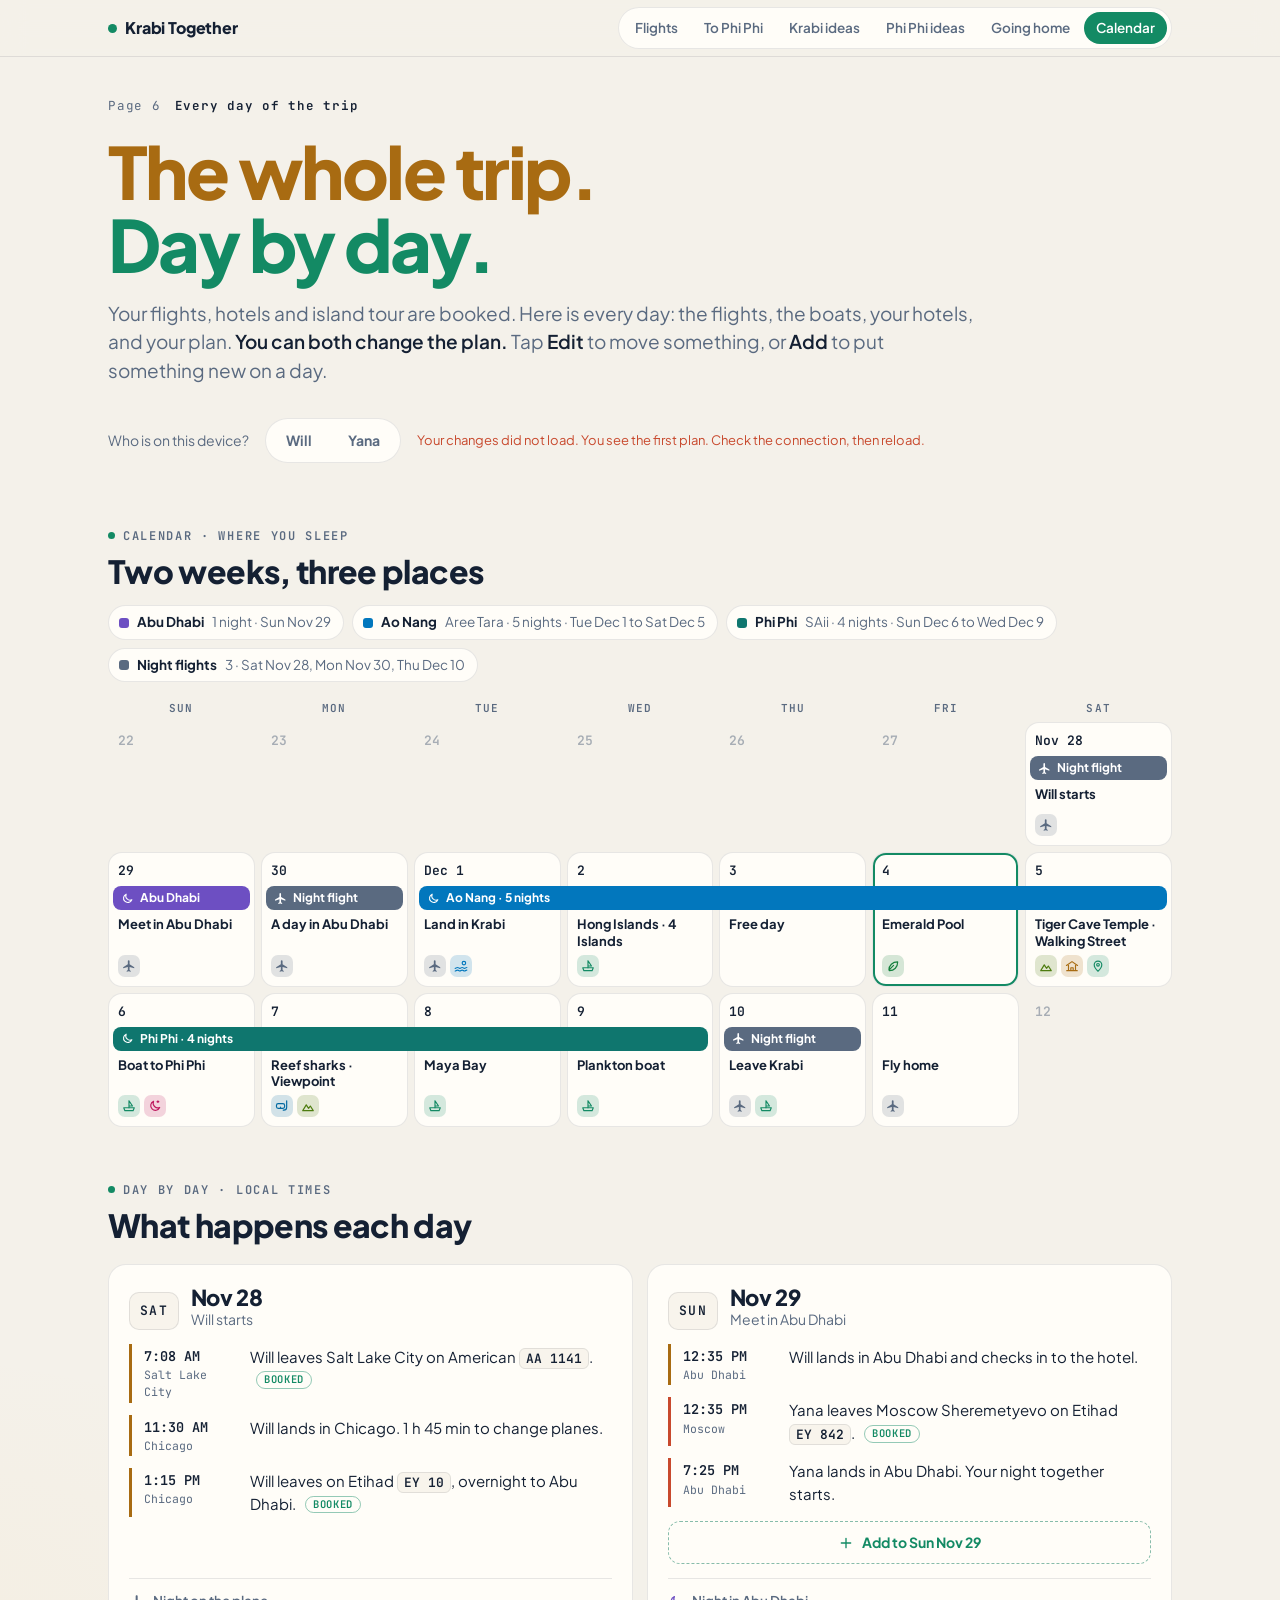
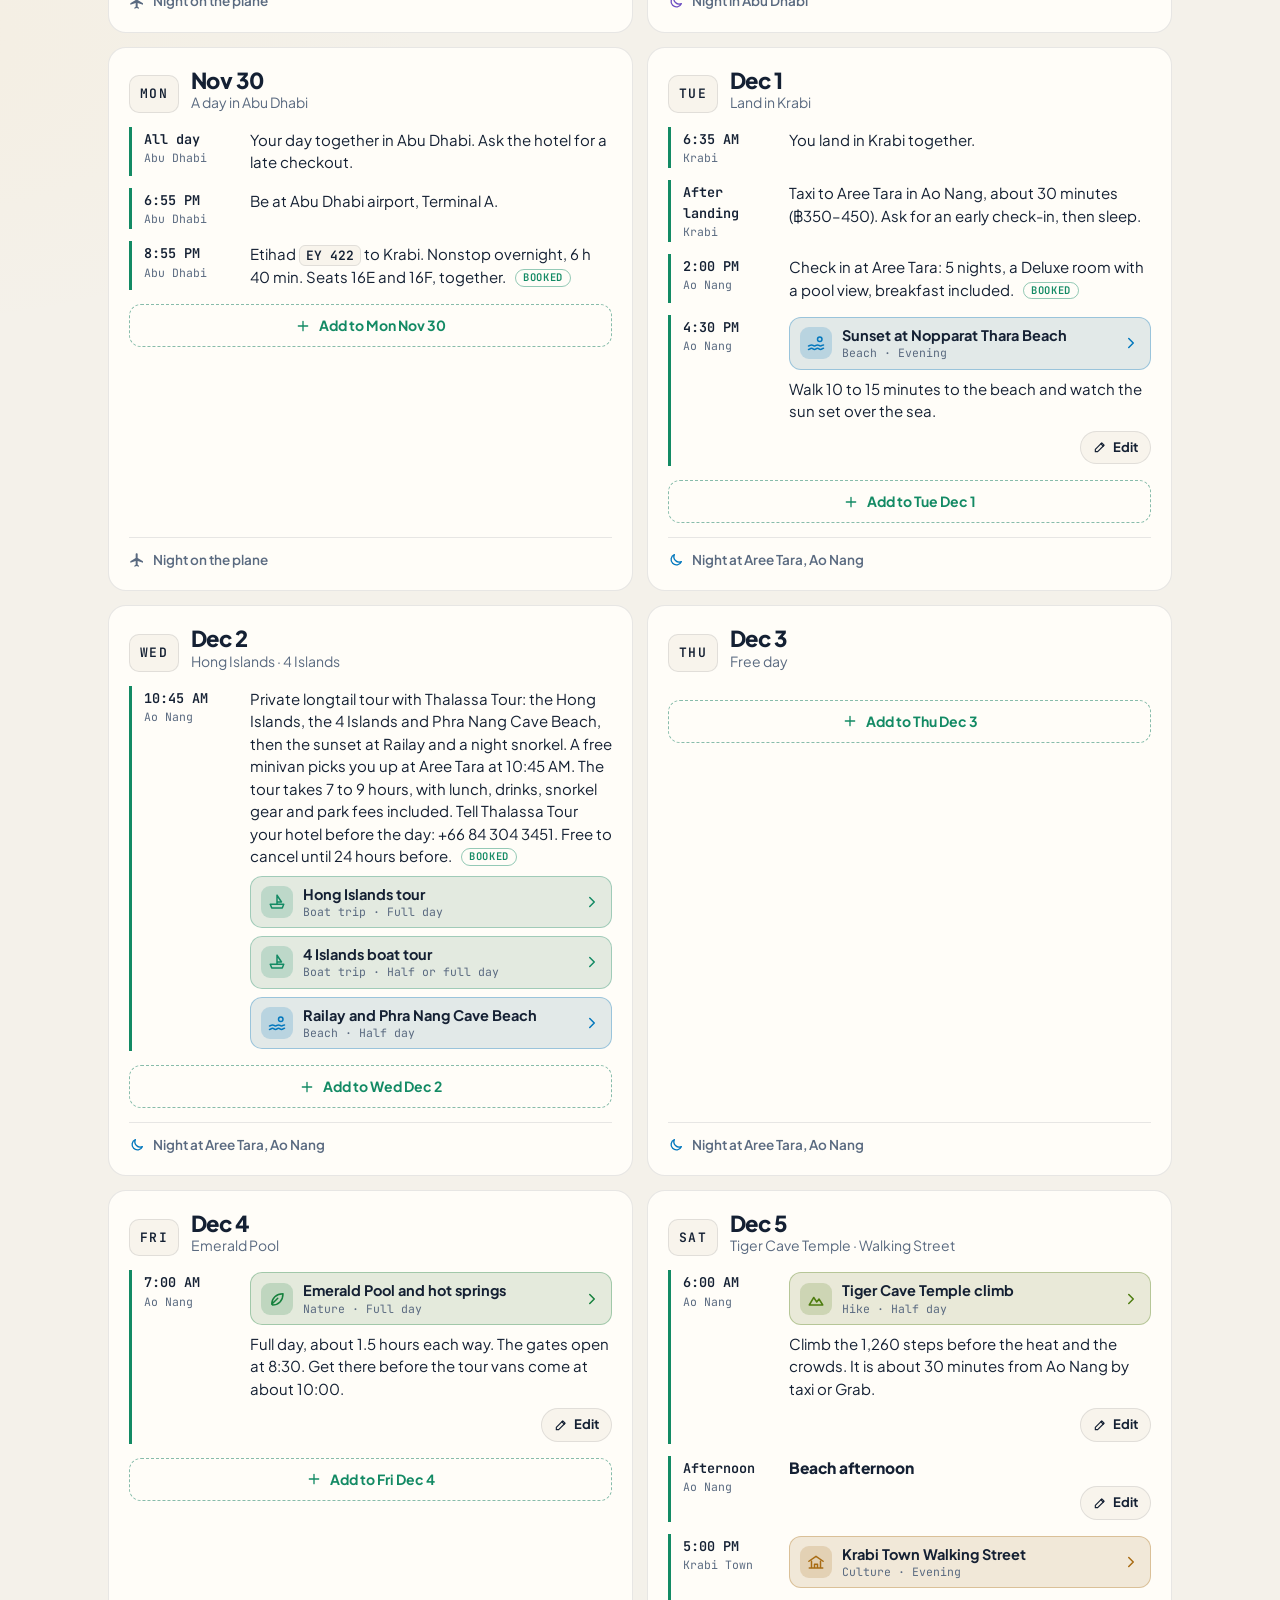
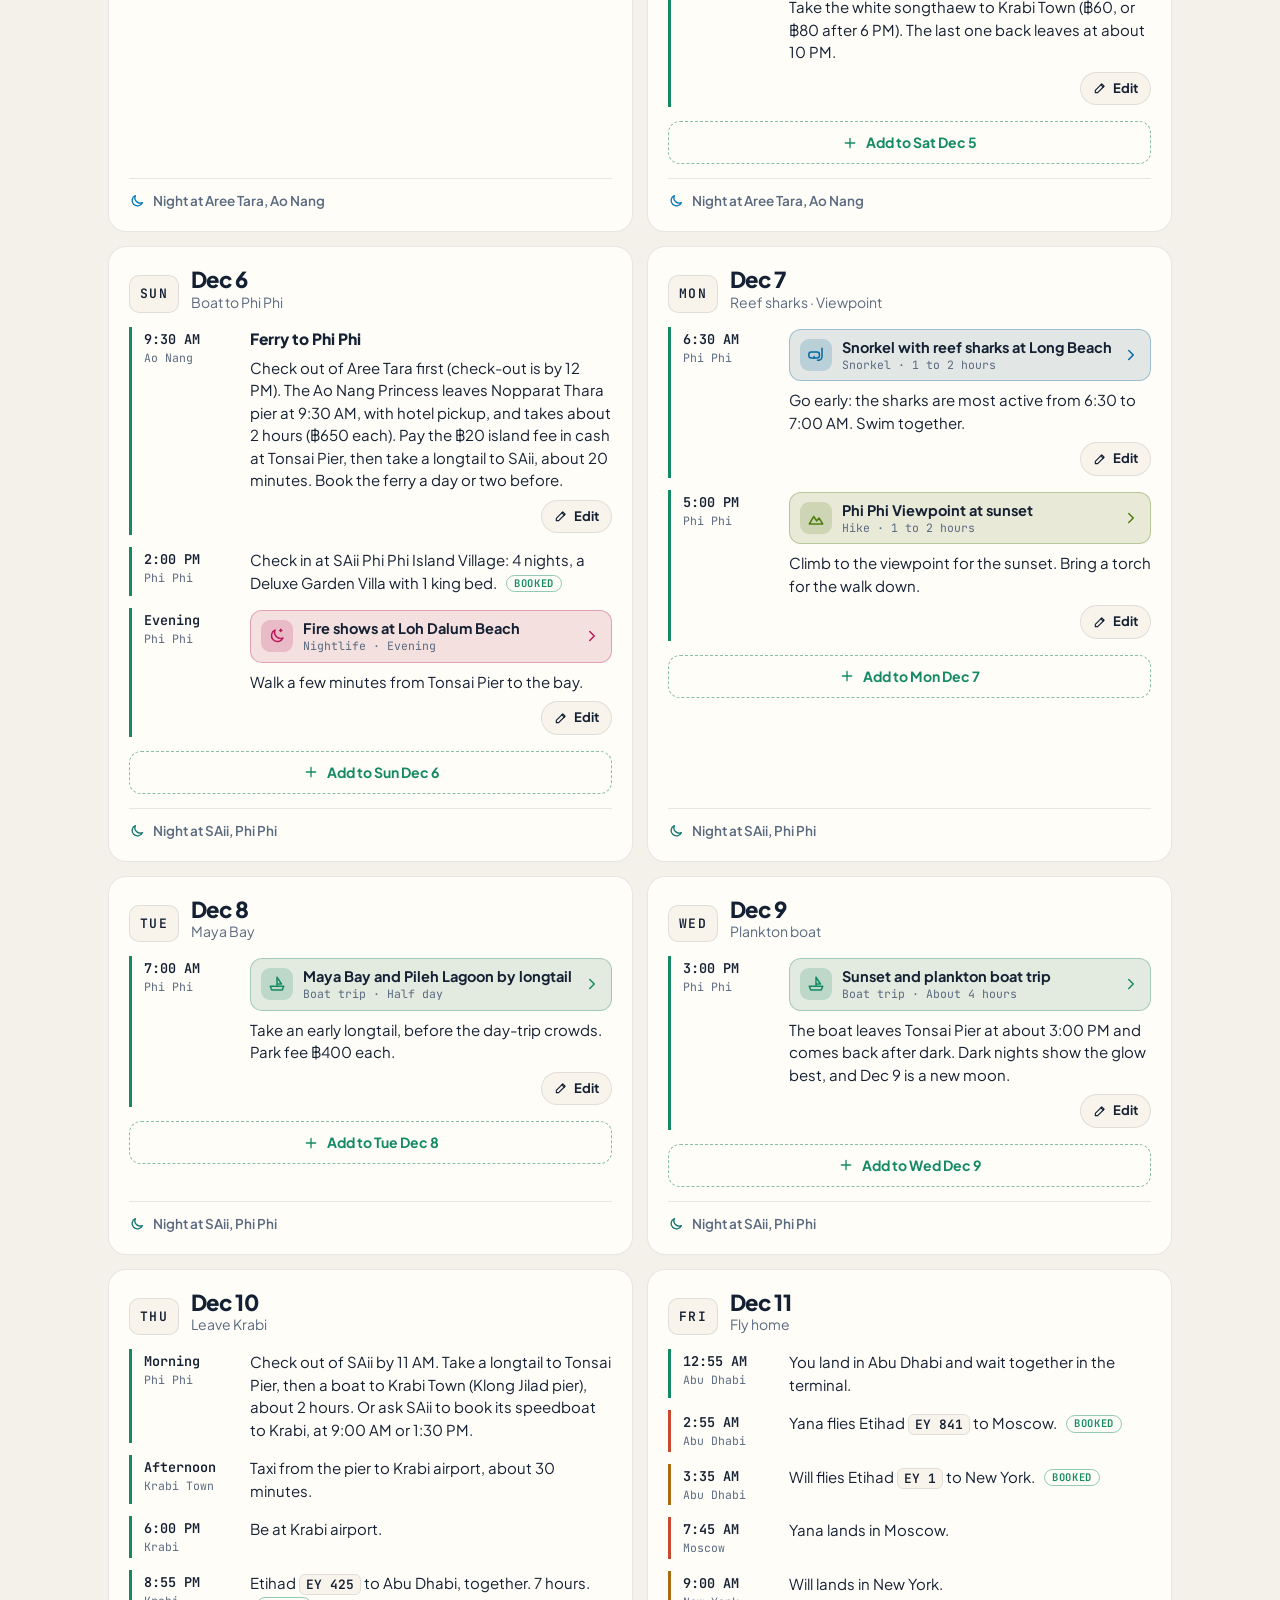
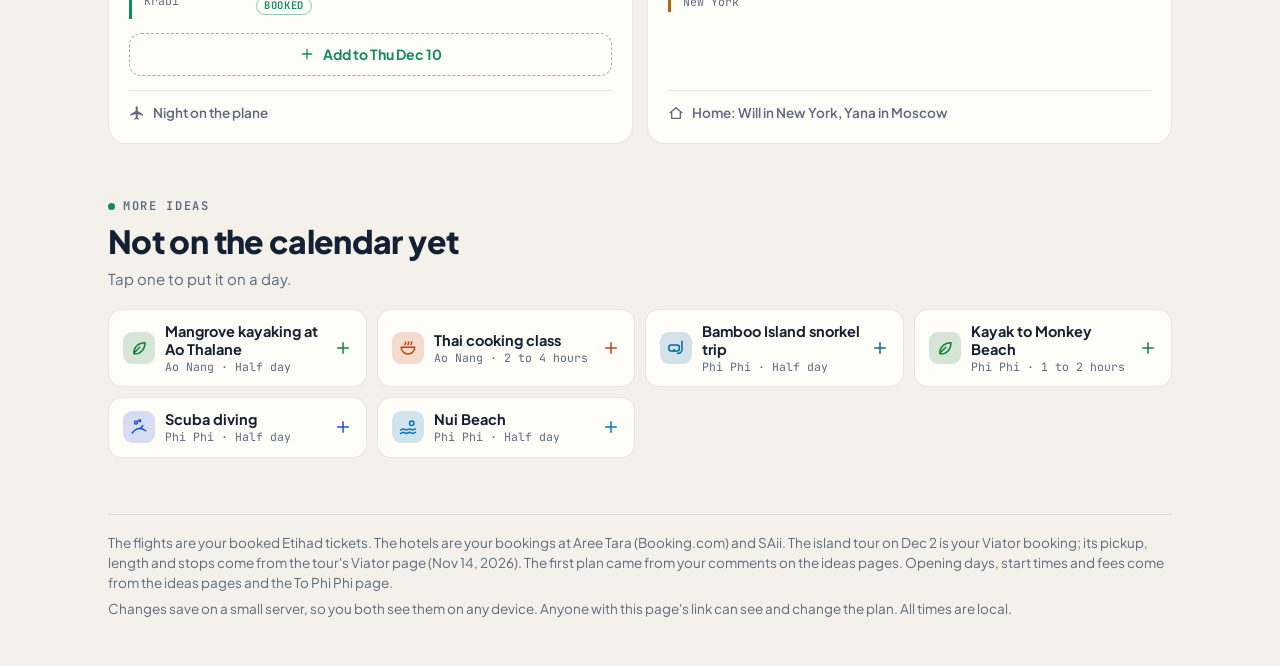
<file: calendar.html>
<!DOCTYPE html>
<html lang="en">
<head>
<meta charset="UTF-8">
<meta name="viewport" content="width=device-width, initial-scale=1">
<meta name="color-scheme" content="dark light">
<meta name="robots" content="noindex, nofollow">
<title>Trip Calendar</title>
<link rel="preconnect" href="https://fonts.googleapis.com">
<link rel="preconnect" href="https://fonts.gstatic.com" crossorigin>
<link href="https://fonts.googleapis.com/css2?family=JetBrains+Mono:wght@400;600&family=Plus+Jakarta+Sans:wght@400;500;600;700;800&display=swap" rel="stylesheet">
<style>
  :root {
    --bg: #0a111e;
    --bg-glow: rgba(98, 227, 181, 0.07);
    --surface: #111b2c;
    --surface-2: #15223a;
    --border: rgba(255, 255, 255, 0.08);
    --text: #eaf0f8;
    --text-dim: #97a6bd;
    --will: #f5bd4f;
    --yana: #ff8466;
    --together: #62e3b5;
    --warn: #fbbf24;
    --on-accent: #0a111e;
    --auh: #b69cff;
    --aonang: #4fc3f7;
    --phiphi: #2dd4bf;
    --air: #8796ad;
    --shadow: 0 18px 50px rgba(0, 0, 0, 0.35);
    --font: "Plus Jakarta Sans", ui-sans-serif, system-ui, -apple-system, "Segoe UI", sans-serif;
    --mono: "JetBrains Mono", ui-monospace, SFMono-Regular, Menlo, monospace;
  }
  @media (prefers-color-scheme: light) {
    :root {
      --bg: #f4f1ea;
      --bg-glow: rgba(19, 138, 100, 0.08);
      --surface: #fffdf8;
      --surface-2: #f8f4ec;
      --border: rgba(20, 32, 51, 0.10);
      --text: #142033;
      --text-dim: #5a6a80;
      --will: #a86b12;
      --yana: #c8492d;
      --together: #138a64;
      --warn: #b45309;
      --on-accent: #ffffff;
      --auh: #6d4fc2;
      --aonang: #0277bd;
      --phiphi: #0f766e;
      --air: #5a6a80;
      --shadow: 0 18px 50px rgba(20, 32, 51, 0.12);
    }
  }

  * { box-sizing: border-box; }
  [hidden] { display: none !important; } /* some parts that hide also set display */
  html { -webkit-text-size-adjust: 100%; }
  body {
    margin: 0; font-family: var(--font); color: var(--text); line-height: 1.5; padding-bottom: 40px;
    background:
      radial-gradient(1100px 520px at 78% -8%, var(--bg-glow), transparent 70%),
      radial-gradient(800px 420px at -10% 30%, rgba(245, 189, 79, 0.05), transparent 70%),
      var(--bg);
  }
  a { color: inherit; }
  button { font: inherit; }
  .wrap { max-width: 1120px; margin: 0 auto; padding: 0 16px; }
  @media (min-width: 720px) { .wrap { padding: 0 28px; } }
  h1, h2, h3 { margin: 0; letter-spacing: -0.02em; }
  h2 { font-size: clamp(24px, 3vw, 32px); font-weight: 800; line-height: 1.15; }
  code { font-family: var(--mono); font-size: 0.86em; font-weight: 600; padding: 1px 6px; border-radius: 6px; background: var(--surface-2); border: 1px solid var(--border); white-space: nowrap; }
  .section-label {
    display: inline-flex; align-items: center; gap: 8px;
    margin: 0 0 8px; font-family: var(--mono); font-size: 12px; font-weight: 600;
    letter-spacing: 0.14em; text-transform: uppercase; color: var(--text-dim);
  }
  .section-label::before { content: ""; width: 7px; height: 7px; border-radius: 50%; background: var(--together); }
  section { margin-top: 48px; min-width: 0; }
  .note { margin: 8px 0 0; max-width: 62ch; font-size: 15px; color: var(--text-dim); }

  /* Site nav (same on every page) */
  .site-nav { position: sticky; top: 0; z-index: 20; background: color-mix(in srgb, var(--bg) 82%, transparent); -webkit-backdrop-filter: blur(12px); backdrop-filter: blur(12px); border-bottom: 1px solid var(--border); }
  .site-nav__inner { display: flex; align-items: center; gap: 12px; height: 56px; }
  .brand { flex: none; font-weight: 800; letter-spacing: -0.01em; text-decoration: none; white-space: nowrap; }
  .brand::before { content: ""; display: inline-block; width: 9px; height: 9px; border-radius: 50%; background: var(--together); margin-right: 8px; vertical-align: 1px; }
  .tabs { margin-left: auto; min-width: 0; display: flex; gap: 2px; padding: 4px; border-radius: 999px; background: var(--surface); border: 1px solid var(--border); overflow-x: auto; scrollbar-width: none; }
  .tabs::-webkit-scrollbar { display: none; }
  .tabs a { flex: none; padding: 6px 12px; border-radius: 999px; font-size: 13.5px; font-weight: 600; text-decoration: none; color: var(--text-dim); white-space: nowrap; }
  .tabs a:hover { color: var(--text); }
  .tabs a[aria-current="page"] { background: var(--together); color: var(--on-accent); }
  @media (max-width: 760px) { .brand span { display: none; } }

  /* Hero */
  .hero { padding: 40px 0 0; }
  .kicker { margin: 0 0 18px; display: flex; flex-wrap: wrap; gap: 8px 14px; align-items: center; font-family: var(--mono); font-size: 12.5px; letter-spacing: 0.06em; color: var(--text-dim); }
  .kicker b { color: var(--text); font-weight: 600; }
  h1 { font-size: clamp(38px, 6.4vw, 72px); font-weight: 800; line-height: 1.02; letter-spacing: -0.035em; max-width: 16ch; }
  h1 .a { color: var(--will); }
  h1 .b { color: var(--together); }
  h1 .a, h1 .b { display: block; } /* one phrase per line, never one word alone */
  .lead { margin: 18px 0 0; max-width: 62ch; font-size: clamp(16px, 1.6vw, 19px); color: var(--text-dim); }
  .lead b { color: var(--text); font-weight: 600; }

  /* Who is changing the plan (the same choice as on the ideas pages) */
  .who { position: sticky; top: 56px; z-index: 15; margin-top: 24px; padding: 10px 0; background: color-mix(in srgb, var(--bg) 88%, transparent); -webkit-backdrop-filter: blur(10px); backdrop-filter: blur(10px); }
  .who__inner { display: flex; flex-wrap: wrap; align-items: center; gap: 10px 16px; }
  .who__label { font-size: 14px; color: var(--text-dim); }
  .who__pick { display: inline-flex; gap: 4px; padding: 4px; border-radius: 999px; background: var(--surface); border: 1px solid var(--border); }
  .who__pick button { cursor: pointer; border: 0; padding: 7px 16px; border-radius: 999px; font-weight: 700; font-size: 14px; color: var(--text-dim); background: transparent; }
  .who__pick button[data-name="Will"][aria-pressed="true"] { background: var(--will); color: var(--on-accent); }
  .who__pick button[data-name="Yana"][aria-pressed="true"] { background: var(--yana); color: var(--on-accent); }
  .who__status { font-size: 13px; color: var(--text-dim); }
  .who__status.is-error { color: var(--yana); }
  @media (max-width: 639px) { .who { position: static; } } /* on a phone the bar is two lines tall; the sheet asks for the name anyway */

  /* Places: the color of each night's band */
  .place-air { --c: var(--air); }
  .place-auh { --c: var(--auh); }
  .place-aonang { --c: var(--aonang); }
  .place-phiphi { --c: var(--phiphi); }
  .place-home { --c: var(--text-dim); }
  .stays { list-style: none; margin: 16px 0 0; padding: 0; display: flex; flex-wrap: wrap; gap: 8px; }
  .stays li { min-width: 0; display: inline-flex; align-items: center; gap: 8px; padding: 6px 12px 6px 10px; border-radius: 999px; background: var(--surface); border: 1px solid var(--border); font-size: 13.5px; }
  .stays i { flex: none; width: 10px; height: 10px; border-radius: 3px; background: var(--c); }
  .stays span { color: var(--text-dim); }
  .stays em { font-style: normal; }
  @media (max-width: 639px) { .stays em { display: none; } } /* the dates show in the calendar right below */

  /* Calendar grid. Cells and night bands share grid row 1, so a band lies across its cells under the dates. */
  .cal { margin-top: 18px; display: grid; gap: 6px; }
  .cal__head, .week { display: grid; grid-template-columns: repeat(7, minmax(0, 1fr)); gap: 6px; }
  .cal__head span { font-family: var(--mono); font-size: 11px; font-weight: 600; letter-spacing: 0.1em; text-transform: uppercase; color: var(--text-dim); text-align: center; }
  .week { --pad: 9px; --date-h: 18px; --band-h: 24px; --gap: 6px; }
  .cell {
    grid-row: 1; min-width: 0; min-height: 124px; padding: var(--pad); display: flex; flex-direction: column; gap: var(--gap);
    border-radius: 14px; border: 1px solid var(--border); background: var(--surface); color: var(--text); text-decoration: none;
    transition: border-color 0.15s ease, transform 0.15s ease;
  }
  a.cell:hover { border-color: color-mix(in srgb, var(--together) 55%, transparent); transform: translateY(-1px); }
  .cell--off { background: transparent; border-color: transparent; color: var(--text-dim); opacity: 0.5; }
  .cell--today { box-shadow: inset 0 0 0 2px var(--together); }
  .cell__date { flex: none; height: var(--date-h); line-height: var(--date-h); font-family: var(--mono); font-size: 13px; font-weight: 600; white-space: nowrap; overflow: hidden; }
  .cell__space { flex: none; height: var(--band-h); }
  .cell__title { font-size: 13px; font-weight: 700; line-height: 1.25; overflow-wrap: break-word; display: -webkit-box; -webkit-line-clamp: 3; -webkit-box-orient: vertical; overflow: hidden; }
  .cell__icons { margin-top: auto; display: flex; flex-wrap: wrap; gap: 4px; }
  .ico { --c: var(--text-dim); width: 22px; height: 22px; border-radius: 7px; display: grid; place-items: center; background: color-mix(in srgb, var(--c) 18%, transparent); color: var(--c); }
  .ico svg { width: 14px; height: 14px; }
  .ico--own { --c: var(--together); }
  .band {
    grid-row: 1; align-self: start; z-index: 1; pointer-events: none; min-width: 0;
    height: var(--band-h); margin: calc(1px + var(--pad) + var(--date-h) + var(--gap)) 5px 0; padding: 0 8px;
    display: flex; align-items: center; gap: 6px; border-radius: 8px; background: var(--c); color: var(--on-accent);
    font-size: 12px; font-weight: 700; white-space: nowrap; overflow: hidden;
  }
  .band svg { flex: none; width: 13px; height: 13px; }
  .band__label { overflow: hidden; text-overflow: ellipsis; }
  @media (max-width: 999px) { .band--one { justify-content: center; padding: 0; } .band--one .band__label { display: none; } }
  @media (max-width: 639px) {
    .cal, .cal__head, .week { gap: 3px; }
    .week { --pad: 4px; --date-h: 16px; --band-h: 18px; --gap: 4px; }
    .cal__head span { font-size: 9.5px; letter-spacing: 0.04em; }
    .cell { min-height: 76px; border-radius: 9px; }
    .cell__date { font-size: 11px; }
    .cell__title { display: none; }
    .cell__icons { gap: 2px; }
    .ico { width: 16px; height: 16px; border-radius: 5px; }
    .ico svg { width: 11px; height: 11px; }
    .band { margin-inline: 2px; padding: 0 5px; gap: 4px; border-radius: 6px; font-size: 10.5px; }
    .band svg { width: 11px; height: 11px; }
  }

  /* Day by day */
  .day-grid { margin-top: 20px; display: grid; grid-template-columns: 1fr; gap: 14px; }
  @media (min-width: 900px) { .day-grid { grid-template-columns: repeat(2, minmax(0, 1fr)); } }
  .day { min-width: 0; padding: 20px; border-radius: 18px; background: var(--surface); border: 1px solid var(--border); display: flex; flex-direction: column; scroll-margin-top: 124px; }
  .day:target { border-color: var(--together); box-shadow: 0 0 0 1px var(--together); }
  @media (max-width: 639px) { .day { scroll-margin-top: 72px; } } /* only the menu stays at the top on a phone */
  .day header { display: grid; grid-template-columns: auto 1fr; column-gap: 12px; align-items: end; margin-bottom: 14px; }
  .day__dow { grid-row: span 2; font-family: var(--mono); font-weight: 600; font-size: 13px; letter-spacing: 0.1em; text-transform: uppercase; padding: 8px 10px; border-radius: 10px; background: var(--surface-2); border: 1px solid var(--border); }
  .day__date { font-size: 22px; font-weight: 800; letter-spacing: -0.02em; line-height: 1.1; }
  .day__title { color: var(--text-dim); font-size: 14px; }
  .events { list-style: none; margin: 0 0 14px; padding: 0; display: grid; gap: 12px; }
  .ev { display: grid; grid-template-columns: 96px minmax(0, 1fr); gap: 10px; padding: 2px 0 2px 12px; border-left: 3px solid var(--c); border-radius: 0 10px 10px 0; }
  .ev--will { --c: var(--will); }
  .ev--yana { --c: var(--yana); }
  .ev--together { --c: var(--together); }
  .ev time { font-family: var(--mono); font-weight: 600; font-size: 13.5px; font-variant-numeric: tabular-nums; }
  .ev time small { display: block; color: var(--text-dim); font-weight: 400; font-size: 11.5px; }
  .ev__body { min-width: 0; display: grid; gap: 8px; align-content: start; }
  .ev p { margin: 0; font-size: 15px; overflow-wrap: break-word; }
  .ev .ev__title { font-size: 15.5px; font-weight: 800; line-height: 1.3; }
  .ev__foot { display: flex; align-items: center; gap: 10px; }
  .byline { font-size: 12.5px; color: var(--text-dim); }
  .byline b { font-weight: 700; }
  .byline--will b { color: var(--will); }
  .byline--yana b { color: var(--yana); }
  .ev .warn, .sheet .warn { display: flex; gap: 8px; align-items: flex-start; margin: 0; font-size: 14px; font-weight: 600; color: var(--warn); }
  .warn svg { flex: none; width: 16px; height: 16px; margin-top: 2px; }
  .booked { display: inline-block; margin-left: 6px; padding: 0 7px; border-radius: 999px; font-family: var(--mono); font-size: 10.5px; font-weight: 600; letter-spacing: 0.06em; text-transform: uppercase; color: var(--together); border: 1px solid color-mix(in srgb, var(--together) 45%, transparent); vertical-align: 2px; white-space: nowrap; }
  .edit-btn { margin-left: auto; flex: none; display: inline-flex; align-items: center; gap: 6px; padding: 6px 12px; border-radius: 999px; border: 1px solid var(--border); background: var(--surface-2); color: var(--text); font-size: 13px; font-weight: 700; cursor: pointer; }
  .edit-btn:hover { border-color: color-mix(in srgb, var(--together) 55%, transparent); }
  .edit-btn svg { width: 14px; height: 14px; }
  .add-btn { width: 100%; margin: 0 0 14px; padding: 10px; display: inline-flex; justify-content: center; align-items: center; gap: 8px; border-radius: 12px; border: 1.5px dashed color-mix(in srgb, var(--together) 45%, var(--border)); background: transparent; color: var(--together); font-size: 14px; font-weight: 700; cursor: pointer; }
  .add-btn:hover { background: color-mix(in srgb, var(--together) 8%, transparent); }
  .add-btn svg { width: 16px; height: 16px; }
  .ev.flash { animation: flash 1.8s ease; }
  @keyframes flash { 0%, 45% { background: color-mix(in srgb, var(--together) 20%, transparent); } 100% { background: transparent; } }
  .night { margin: auto 0 0; padding-top: 12px; border-top: 1px solid var(--border); display: flex; align-items: center; gap: 8px; font-size: 13.5px; font-weight: 600; color: var(--text-dim); }
  .night svg { flex: none; width: 16px; height: 16px; color: var(--c); }
  @media (max-width: 559px) { /* on a phone the time goes above the text, so the text and idea boxes get the full width */
    .ev { grid-template-columns: minmax(0, 1fr); gap: 6px; }
    .ev time small { display: inline; margin-left: 8px; }
  }

  /* An idea on a day, and an idea not on the calendar yet */
  .idea, .chip { min-width: 0; display: flex; align-items: center; gap: 10px; text-decoration: none; color: var(--text); border-radius: 12px; text-align: left; }
  .idea { padding: 8px 10px; background: color-mix(in srgb, var(--c) 9%, var(--surface-2)); border: 1px solid color-mix(in srgb, var(--c) 32%, transparent); }
  .chip { width: 100%; padding: 12px 14px; border-radius: 14px; background: var(--surface); border: 1px solid var(--border); cursor: pointer; }
  .idea:hover, .chip:hover { border-color: color-mix(in srgb, var(--c) 65%, transparent); }
  .idea__icon { flex: none; width: 32px; height: 32px; border-radius: 9px; display: grid; place-items: center; background: color-mix(in srgb, var(--c) 18%, transparent); color: var(--c); }
  .idea__icon svg { width: 18px; height: 18px; }
  .idea__title { min-width: 0; font-size: 14.5px; font-weight: 700; line-height: 1.25; }
  .idea__title small { display: block; margin-top: 2px; font-family: var(--mono); font-size: 11.5px; font-weight: 400; color: var(--text-dim); }
  .idea__go { flex: none; margin-left: auto; color: var(--c); }
  .idea__go svg { display: block; width: 18px; height: 18px; }
  .more { margin-top: 18px; display: grid; grid-template-columns: 1fr; gap: 10px; }
  @media (min-width: 640px) { .more { grid-template-columns: repeat(2, minmax(0, 1fr)); } }
  @media (min-width: 980px) { .more { grid-template-columns: repeat(4, minmax(0, 1fr)); } }
  .more:empty::before { content: "Every idea is on the calendar."; color: var(--text-dim); font-size: 15px; }

  /* Idea tags: the same colors as the ideas pages */
  .tag-beach { --c: #4fc3f7; }
  .tag-boat-trip { --c: #62e3b5; }
  .tag-snorkel { --c: #38bdf8; }
  .tag-dive { --c: #60a5fa; }
  .tag-hike { --c: #a3e635; }
  .tag-nature { --c: #86efac; }
  .tag-culture { --c: #f5bd4f; }
  .tag-food { --c: #fb923c; }
  .tag-nightlife { --c: #f472b6; }
  @media (prefers-color-scheme: light) {
    .tag-beach { --c: #0277bd; } .tag-boat-trip { --c: #138a64; } .tag-snorkel { --c: #0369a1; } .tag-dive { --c: #1d4ed8; }
    .tag-hike { --c: #4d7c0f; } .tag-nature { --c: #15803d; } .tag-culture { --c: #a86b12; } .tag-food { --c: #c2410c; } .tag-nightlife { --c: #be185d; }
  }

  /* The sheet: add, move or change one plan item. A bottom sheet on a phone, a dialog on a computer. */
  dialog.sheet { width: min(560px, calc(100vw - 24px)); max-height: calc(100dvh - 24px); padding: 0; border: 1px solid var(--border); border-radius: 22px; background: var(--surface); color: var(--text); box-shadow: var(--shadow); overflow: hidden; }
  dialog.sheet::backdrop { background: rgba(5, 9, 18, 0.62); -webkit-backdrop-filter: blur(3px); backdrop-filter: blur(3px); }
  .sheet__form { margin: 0; display: grid; grid-template-rows: auto minmax(0, 1fr) auto; max-height: calc(100dvh - 26px); }
  @media (max-width: 559px) {
    dialog.sheet { width: 100vw; max-width: 100vw; margin: auto 0 0; border-radius: 22px 22px 0 0; border-bottom: 0; max-height: 92dvh; }
    .sheet__form { max-height: calc(92dvh - 2px); }
  }
  .sheet__head { padding: 18px 20px 12px; border-bottom: 1px solid var(--border); display: grid; grid-template-columns: auto minmax(0, 1fr) auto; gap: 12px; align-items: center; }
  .sheet__kicker { display: block; font-family: var(--mono); font-size: 11px; font-weight: 600; letter-spacing: 0.1em; text-transform: uppercase; color: var(--text-dim); }
  .sheet__title { font-size: 20px; font-weight: 800; line-height: 1.2; overflow-wrap: break-word; }
  .close { cursor: pointer; width: 38px; height: 38px; border-radius: 50%; border: 1px solid var(--border); background: var(--surface-2); color: var(--text); display: grid; place-items: center; }
  .close svg { width: 18px; height: 18px; }
  .close:focus-visible, .edit-btn:focus-visible, .add-btn:focus-visible, .chip:focus-visible { outline: 2px solid color-mix(in srgb, var(--together) 70%, transparent); outline-offset: 2px; }
  .sheet__body { overflow-y: auto; padding: 16px 20px 8px; display: grid; gap: 18px; align-content: start; }
  .sheet__hint { margin: 0; font-size: 14px; color: var(--text-dim); }
  .field { min-width: 0; display: grid; gap: 8px; }
  .field[hidden] { display: none; }
  .field__label { font-family: var(--mono); font-size: 11.5px; font-weight: 600; letter-spacing: 0.1em; text-transform: uppercase; color: var(--text-dim); }
  .seg { justify-self: start; display: inline-grid; grid-template-columns: 1fr 1fr; gap: 4px; padding: 4px; border-radius: 12px; background: var(--surface-2); border: 1px solid var(--border); }
  .seg button { cursor: pointer; padding: 8px 14px; border: 0; border-radius: 9px; background: transparent; color: var(--text-dim); font-weight: 700; }
  .seg button[aria-pressed="true"] { background: var(--surface); color: var(--text); box-shadow: inset 0 0 0 2px var(--together); }
  .pick-ideas { display: grid; gap: 6px; max-height: 236px; overflow-y: auto; padding: 2px; }
  .pick-ideas .chip { padding: 9px 12px; background: var(--surface-2); }
  .pick-ideas .chip[aria-pressed="true"] { border-color: var(--together); box-shadow: inset 0 0 0 1px var(--together); }
  .text-in { width: 100%; padding: 11px 14px; border-radius: 12px; border: 1px solid var(--border); background: var(--surface-2); color: var(--text); font: inherit; font-size: 16px; } /* 16px stops the iPhone from zooming in */
  textarea.text-in { resize: vertical; min-height: 64px; }
  .text-in:focus, .time-in input:focus { outline: 2px solid color-mix(in srgb, var(--together) 70%, transparent); outline-offset: 1px; }
  .dpick { display: grid; grid-template-columns: repeat(7, minmax(0, 1fr)); gap: 4px; }
  .dpick span { font-family: var(--mono); font-size: 10.5px; font-weight: 600; color: var(--text-dim); text-align: center; }
  .dpick button { position: relative; min-width: 0; height: 46px; padding: 0 0 7px; border-radius: 10px; border: 1px solid var(--border); background: var(--surface-2); color: var(--text); font-family: var(--mono); font-size: 14px; font-weight: 600; cursor: pointer; }
  .dpick button i { position: absolute; left: 22%; right: 22%; bottom: 6px; height: 3px; border-radius: 2px; background: var(--c); }
  .dpick button[aria-pressed="true"] { background: var(--together); color: var(--on-accent); border-color: transparent; }
  .dpick button:disabled { opacity: 0.28; cursor: default; }
  .parts { display: flex; flex-wrap: wrap; gap: 6px; }
  .parts button { cursor: pointer; padding: 8px 14px; border-radius: 999px; border: 1px solid var(--border); background: var(--surface-2); color: var(--text); font-weight: 700; font-size: 14px; }
  .parts button[aria-pressed="true"] { background: var(--together); color: var(--on-accent); border-color: transparent; }
  .time-in { display: inline-flex; align-items: center; gap: 10px; font-size: 14px; color: var(--text-dim); }
  .time-in input { min-width: 128px; padding: 8px 12px; border-radius: 10px; border: 1px solid var(--border); background: var(--surface-2); color: var(--text); font: inherit; font-size: 16px; }
  .sheet__who { display: flex; flex-wrap: wrap; align-items: center; gap: 8px 12px; font-size: 14px; color: var(--text-dim); }
  .sheet__link { font-size: 14px; color: var(--text-dim); }
  .sheet__foot { padding: 12px 20px calc(14px + env(safe-area-inset-bottom)); border-top: 1px solid var(--border); background: var(--surface); display: flex; flex-wrap: wrap; align-items: center; gap: 10px; }
  .sheet__error { order: 3; width: 100%; margin: 0; font-size: 13.5px; font-weight: 600; color: var(--yana); }
  .sheet__error:empty { display: none; }
  .btn-remove { cursor: pointer; height: 46px; padding: 0 14px; border-radius: 14px; border: 1px solid var(--border); background: transparent; color: var(--text-dim); font-weight: 700; }
  .btn-remove.is-armed { color: var(--yana); border-color: var(--yana); }
  .btn-save { cursor: pointer; margin-left: auto; height: 46px; padding: 0 24px; border: 0; border-radius: 14px; background: var(--together); color: var(--on-accent); font-weight: 800; }
  .btn-save:disabled { opacity: 0.5; cursor: default; }

  footer { margin-top: 56px; padding-top: 18px; border-top: 1px solid var(--border); color: var(--text-dim); font-size: 13.5px; }
  footer p { margin: 0 0 6px; }

  .reveal { animation: fadeUp 0.7s cubic-bezier(.2, .7, .2, 1) both; animation-delay: calc(var(--i, 0) * 90ms); }
  @keyframes fadeUp { from { opacity: 0; transform: translateY(14px); } to { opacity: 1; transform: none; } }
  @media (prefers-reduced-motion: reduce) { .reveal, .ev.flash { animation: none; } .cell { transition: none; } }
</style>
</head>
<body>

<nav class="site-nav" aria-label="Trip pages">
  <div class="wrap site-nav__inner">
    <a class="brand" href="index.html"><span>Krabi Together</span></a>
    <div class="tabs">
      <a href="index.html">Flights</a>
      <a href="island.html">To Phi Phi</a>
      <a href="ideas-krabi.html">Krabi ideas</a>
      <a href="ideas-phiphi.html">Phi Phi ideas</a>
      <a href="home.html">Going home</a>
      <a href="calendar.html" aria-current="page">Calendar</a>
    </div>
  </div>
</nav>

<header class="hero">
  <div class="wrap">
    <p class="kicker reveal" style="--i:0"><span>Page 6</span><b>Every day of the trip</b></p>
    <h1 class="reveal" style="--i:1"><span class="a">The whole trip.</span> <span class="b">Day by day.</span></h1>
    <p class="lead reveal" style="--i:2">Your flights, hotels and island tour are booked. Here is every day: the flights, the boats, your hotels, and your plan. <b>You can both change the plan.</b> Tap <b>Edit</b> to move something, or <b>Add</b> to put something new on a day.</p>
  </div>
</header>

<div class="who">
  <div class="wrap who__inner">
    <span class="who__label">Who is on this device?</span>
    <span class="who__pick" role="group" aria-label="Who is changing the plan">
      <button type="button" data-name="Will" aria-pressed="false">Will</button>
      <button type="button" data-name="Yana" aria-pressed="false">Yana</button>
    </span>
    <span class="who__status" id="plan-status" aria-live="polite">Loading your plan...</span>
  </div>
</div>

<main class="wrap">
  <section id="calendar" aria-labelledby="cal-title">
    <p class="section-label">Calendar · where you sleep</p>
    <h2 id="cal-title">Two weeks, three places</h2>
    <ul class="stays" id="stays"></ul>
    <div class="cal" id="cal"></div>
  </section>

  <section aria-labelledby="days-title">
    <p class="section-label">Day by day · local times</p>
    <h2 id="days-title">What happens each day</h2>
    <div class="day-grid" id="days"></div>
  </section>

  <section aria-labelledby="more-title">
    <p class="section-label">More ideas</p>
    <h2 id="more-title">Not on the calendar yet</h2>
    <p class="note">Tap one to put it on a day.</p>
    <div class="more" id="more"></div>
  </section>

  <footer>
    <p>The flights are your booked Etihad tickets. The hotels are your bookings at Aree Tara (Booking.com) and SAii. The island tour on Dec 2 is your Viator booking; its pickup, length and stops come from the tour's Viator page (Nov 14, 2026). The first plan came from your comments on the ideas pages. Opening days, start times and fees come from the ideas pages and the To Phi Phi page.</p>
    <p>Changes save on a small server, so you both see them on any device. Anyone with this page's link can see and change the plan. All times are local.</p>
  </footer>
</main>

<dialog class="sheet" id="sheet" aria-labelledby="sheet-title">
  <form class="sheet__form" id="sheet-form" novalidate>
    <div class="sheet__head">
      <span id="sheet-icon"></span>
      <div><span class="sheet__kicker" id="sheet-kicker"></span><h2 class="sheet__title" id="sheet-title"></h2></div>
      <button class="close" type="button" id="sheet-close" aria-label="Close"><svg viewBox="0 0 24 24" fill="none" stroke="currentColor" stroke-width="2.4" stroke-linecap="round" aria-hidden="true"><path d="M6 6l12 12M18 6 6 18"/></svg></button>
    </div>
    <div class="sheet__body">
      <p class="sheet__hint" id="sheet-hint" hidden></p>
      <div class="field" id="field-what">
        <span class="field__label">What</span>
        <div class="seg" role="group" aria-label="What to add">
          <button type="button" data-what="idea" aria-pressed="true">An idea</button>
          <button type="button" data-what="own" aria-pressed="false">Your own</button>
        </div>
        <div class="pick-ideas" id="pick-ideas" role="group" aria-label="Ideas not on the calendar"></div>
      </div>
      <div class="field" id="field-own">
        <label class="field__label" for="own-title">Name</label>
        <input class="text-in" id="own-title" maxlength="80" autocomplete="off" placeholder="Dinner by the sea">
        <label class="field__label" for="own-note">Note</label>
        <textarea class="text-in" id="own-note" maxlength="500" rows="2" placeholder="Optional: where, who books, what to bring"></textarea>
      </div>
      <div class="field">
        <span class="field__label">Day</span>
        <div class="dpick" id="pick-day" role="group" aria-label="Day"></div>
      </div>
      <div class="field">
        <span class="field__label">Time</span>
        <div class="parts" id="pick-part" role="group" aria-label="Part of the day"></div>
        <label class="time-in">Or an exact time <input type="time" id="pick-time" step="300"></label>
      </div>
      <div id="sheet-warn"></div>
      <div class="sheet__who" id="sheet-who">
        <span>Who is changing this?</span>
        <span class="who__pick" role="group" aria-label="Who is changing this">
          <button type="button" data-name="Will" aria-pressed="false">Will</button>
          <button type="button" data-name="Yana" aria-pressed="false">Yana</button>
        </span>
      </div>
      <a class="sheet__link" id="sheet-link" href="#">Read about this idea and its comments</a>
    </div>
    <div class="sheet__foot">
      <button type="button" class="btn-remove" id="sheet-remove"></button>
      <button type="submit" class="btn-save" id="sheet-save">Save</button>
      <p class="sheet__error" id="sheet-error" role="alert"></p>
    </div>
  </form>
</dialog>

<script>
(() => {
  'use strict';
  const log = (...a) => console.log('[calendar]', ...a);
  const warn = (...a) => console.warn('[calendar]', ...a);
  const fail = (...a) => console.error('[calendar]', ...a);
  const boot = performance.now();
  log('init: start');
  const API = 'https://trip-comments.digitalwillads.workers.dev'; // the trip server (~/Desktop/projects/trip-comments): GET /plan, PUT /plan/items/<id>
  const NAMES = ['Will', 'Yana'];
  const ME_KEY = 'krabi-trip-me'; // the same key as the ideas pages, so a device keeps one name
  const tabs = document.querySelector('.tabs'), current = tabs && tabs.querySelector('[aria-current="page"]');
  if (current) tabs.scrollLeft = current.offsetLeft - (tabs.clientWidth - current.clientWidth) / 2;

  // ---------- Facts ----------
  const DAY_MS = 86400000;
  const TZ = { SLC: 'America/Denver', ORD: 'America/Chicago', SVO: 'Europe/Moscow', AUH: 'Asia/Dubai', KBV: 'Asia/Bangkok', JFK: 'America/New_York' };
  const CITY = { SLC: 'Salt Lake City', ORD: 'Chicago', SVO: 'Moscow', AUH: 'Abu Dhabi', KBV: 'Krabi', JFK: 'New York' };
  const PLACES = {
    air: { name: 'Night flight', night: 'Night on the plane' },
    auh: { name: 'Abu Dhabi', night: 'Night in Abu Dhabi', at: 'in Abu Dhabi' },
    aonang: { name: 'Ao Nang', hotel: 'Aree Tara', night: 'Night at Aree Tara, Ao Nang', at: 'in Ao Nang' },
    phiphi: { name: 'Phi Phi', hotel: 'SAii', night: 'Night at SAii, Phi Phi', at: 'on Phi Phi' },
  };
  const TRIP_FIRST = '2026-11-28', TRIP_LAST = '2026-12-11';
  const PLAN_FIRST = '2026-11-29', PLAN_LAST = '2026-12-10'; // the days you can plan; the server keeps the same limits
  const LAND = '2026-12-01', LEAVE = '2026-12-10', LEAVE_BOAT = '09:00';
  // The booked hotels change on Sun Dec 6 (Aree Tara to Dec 6, SAii from Dec 6; both non-refundable), so the ferry keeps that day.
  const FERRY_FIRST = '2026-12-06', FERRY_LAST = '2026-12-06';
  const PARTS = { 'Morning': '09:00', 'Afternoon': '14:00', 'Evening': '19:00', 'All day': '08:00' };

  // slug: [ideas page, title, tag, time, short name], as on ideas-krabi.html and ideas-phiphi.html.
  const IDEAS = {
    'railay': ['krabi', 'Railay and Phra Nang Cave Beach', 'Beach', 'Half day', 'Railay'],
    'four-islands': ['krabi', '4 Islands boat tour', 'Boat trip', 'Half or full day', '4 Islands tour'],
    'hong-islands': ['krabi', 'Hong Islands tour', 'Boat trip', 'Full day', 'Hong Islands'],
    'tiger-cave-temple': ['krabi', 'Tiger Cave Temple climb', 'Hike', 'Half day', 'Tiger Cave Temple'],
    'emerald-pool': ['krabi', 'Emerald Pool and hot springs', 'Nature', 'Full day', 'Emerald Pool'],
    'walking-street': ['krabi', 'Krabi Town Walking Street', 'Culture', 'Evening', 'Walking Street'],
    'mangrove-kayak': ['krabi', 'Mangrove kayaking at Ao Thalane', 'Nature', 'Half day', 'Mangrove kayaking'],
    'cooking-class': ['krabi', 'Thai cooking class', 'Food', '2 to 4 hours', 'Cooking class'],
    'nopparat-thara-sunset': ['krabi', 'Sunset at Nopparat Thara Beach', 'Beach', 'Evening', 'Beach sunset'],
    'maya-bay-pileh': ['phiphi', 'Maya Bay and Pileh Lagoon by longtail', 'Boat trip', 'Half day', 'Maya Bay'],
    'viewpoint-sunset': ['phiphi', 'Phi Phi Viewpoint at sunset', 'Hike', '1 to 2 hours', 'Viewpoint'],
    'bamboo-island': ['phiphi', 'Bamboo Island snorkel trip', 'Snorkel', 'Half day', 'Bamboo Island'],
    'monkey-beach-kayak': ['phiphi', 'Kayak to Monkey Beach', 'Nature', '1 to 2 hours', 'Monkey Beach'],
    'scuba-diving': ['phiphi', 'Scuba diving', 'Dive', 'Half day', 'Scuba diving'],
    'long-beach-snorkel': ['phiphi', 'Snorkel with reef sharks at Long Beach', 'Snorkel', '1 to 2 hours', 'Reef sharks'],
    'loh-dalum-fire-show': ['phiphi', 'Fire shows at Loh Dalum Beach', 'Nightlife', 'Evening', 'Fire show'],
    'sunset-plankton': ['phiphi', 'Sunset and plankton boat trip', 'Boat trip', 'About 4 hours', 'Plankton boat'],
    'nui-beach': ['phiphi', 'Nui Beach', 'Beach', 'Half day', 'Nui Beach'],
  };

  // Your booked flights (Etihad booking emails, Nov 8 and 9), in UTC; the page shows each city's local time.
  const FLIGHTS = [
    { who: 'will', flight: 'AA 1141', from: 'SLC', to: 'ORD', dep: '2026-11-28T14:08:00Z', arr: '2026-11-28T17:30:00Z',
      depText: 'Will leaves Salt Lake City on American <code>AA 1141</code>.', arrText: 'Will lands in Chicago. 1 h 45 min to change planes.' },
    { who: 'will', flight: 'EY 10', from: 'ORD', to: 'AUH', dep: '2026-11-28T19:15:00Z', arr: '2026-11-29T08:35:00Z',
      depText: 'Will leaves on Etihad <code>EY 10</code>, overnight to Abu Dhabi.', arrText: 'Will lands in Abu Dhabi and checks in to the hotel.' },
    { who: 'yana', flight: 'EY 842', from: 'SVO', to: 'AUH', dep: '2026-11-29T09:35:00Z', arr: '2026-11-29T15:25:00Z',
      depText: 'Yana leaves Moscow Sheremetyevo on Etihad <code>EY 842</code>.', arrText: 'Yana lands in Abu Dhabi. Your night together starts.' },
    { who: 'together', flight: 'EY 422', from: 'AUH', to: 'KBV', dep: '2026-11-30T16:55:00Z', arr: '2026-11-30T23:35:00Z',
      depText: 'Etihad <code>EY 422</code> to Krabi. Nonstop overnight, 6 h 40 min. Seats 16E and 16F, together.', arrText: 'You land in Krabi together.' },
    { who: 'together', flight: 'EY 425', from: 'KBV', to: 'AUH', dep: '2026-12-10T13:55:00Z', arr: '2026-12-10T20:55:00Z',
      depText: 'Etihad <code>EY 425</code> to Abu Dhabi, together. 7 hours.', arrText: 'You land in Abu Dhabi and wait together in the terminal.' },
    { who: 'yana', flight: 'EY 841', from: 'AUH', to: 'SVO', dep: '2026-12-10T22:55:00Z', arr: '2026-12-11T04:45:00Z',
      depText: 'Yana flies Etihad <code>EY 841</code> to Moscow.', arrText: 'Yana lands in Moscow.' },
    { who: 'will', flight: 'EY 1', from: 'AUH', to: 'JFK', dep: '2026-12-10T23:35:00Z', arr: '2026-12-11T14:00:00Z',
      depText: 'Will flies Etihad <code>EY 1</code> to New York.', arrText: 'Will lands in New York.' },
  ].map(f => ({ ...f, dep: Date.parse(f.dep), arr: Date.parse(f.arr) }));

  // Steps tied to the flights, the hotels (Booking.com email Nov 14, SAii email Nov 13) and the tour (Viator email Nov 14). They stay fixed.
  // A booked tour lists the ideas it covers: they show inside it, not as plan items.
  const FIXED = [
    { t: '2026-11-30T10:00:00+04:00', label: 'All day', tz: 'AUH', text: 'Your day together in Abu Dhabi. Ask the hotel for a late checkout.' },
    { t: '2026-11-30T18:55:00+04:00', tz: 'AUH', text: 'Be at Abu Dhabi airport, Terminal A.' },
    { t: '2026-12-01T07:15:00+07:00', label: 'After landing', tz: 'KBV', where: 'Krabi', text: 'Taxi to Aree Tara in Ao Nang, about 30 minutes (฿350–450). Ask for an early check-in, then sleep.' },
    { t: '2026-12-01T14:00:00+07:00', tz: 'KBV', where: 'Ao Nang', booked: true, text: 'Check in at Aree Tara: 5 nights, a Deluxe room with a pool view, breakfast included.' },
    { t: '2026-12-02T10:45:00+07:00', tz: 'KBV', where: 'Ao Nang', boat: true, booked: true, ideas: ['hong-islands', 'four-islands', 'railay'],
      text: 'Private longtail tour with Thalassa Tour: the Hong Islands, the 4 Islands and Phra Nang Cave Beach, then the sunset at Railay and a night snorkel. A free minivan picks you up at Aree Tara at 10:45 AM. The tour takes 7 to 9 hours, with lunch, drinks, snorkel gear and park fees included. Tell Thalassa Tour your hotel before the day: +66 84 304 3451. Free to cancel until 24 hours before.' },
    { t: '2026-12-06T14:00:00+07:00', tz: 'KBV', where: 'Phi Phi', booked: true, text: 'Check in at SAii Phi Phi Island Village: 4 nights, a Deluxe Garden Villa with 1 king bed.' },
    { t: '2026-12-10T09:00:00+07:00', label: 'Morning', tz: 'KBV', where: 'Phi Phi', boat: true, text: 'Check out of SAii by 11 AM. Take a longtail to Tonsai Pier, then a boat to Krabi Town (Klong Jilad pier), about 2 hours. Or ask SAii to book its speedboat to Krabi, at 9:00 AM or 1:30 PM.' },
    { t: '2026-12-10T14:00:00+07:00', label: 'Afternoon', tz: 'KBV', where: 'Krabi Town', text: 'Taxi from the pier to Krabi airport, about 30 minutes.' },
    { t: '2026-12-10T18:00:00+07:00', tz: 'KBV', text: 'Be at Krabi airport.' },
  ];
  const BOOKED_IDEAS = new Set(FIXED.flatMap(e => e.ideas || []));
  const FIXED_TITLES = { '2026-11-28': 'Will starts', '2026-11-29': 'Meet in Abu Dhabi', '2026-11-30': 'A day in Abu Dhabi', '2026-12-01': 'Land in Krabi', '2026-12-02': 'Hong Islands · 4 Islands', '2026-12-10': 'Leave Krabi', '2026-12-11': 'Fly home' };

  // The first plan, from your comments on the ideas pages. Both of you can move, add and remove plan items;
  // the server keeps only the changes (one row per item). Times are local wall-clock times.
  const FIRST_PLAN = [
    { id: 'nopparat-thara-sunset', date: '2026-12-01', time: '16:30', note: 'Walk 10 to 15 minutes to the beach and watch the sun set over the sea.' },
    { id: 'emerald-pool', date: '2026-12-04', time: '07:00', note: 'Full day, about 1.5 hours each way. The gates open at 8:30. Get there before the tour vans come at about 10:00.' },
    { id: 'tiger-cave-temple', date: '2026-12-05', time: '06:00', note: 'Climb the 1,260 steps before the heat and the crowds. It is about 30 minutes from Ao Nang by taxi or Grab.' },
    { id: 'beach-day', date: '2026-12-05', time: '14:00', label: 'Afternoon', title: 'Beach afternoon', note: '' },
    { id: 'walking-street', date: '2026-12-05', time: '17:00', note: 'Take the white songthaew to Krabi Town (฿60, or ฿80 after 6 PM). The last one back leaves at about 10 PM.' },
    { id: 'ferry', date: '2026-12-06', time: '09:30', title: 'Ferry to Phi Phi', note: 'Check out of Aree Tara first (check-out is by 12 PM). The Ao Nang Princess leaves Nopparat Thara pier at 9:30 AM, with hotel pickup, and takes about 2 hours (฿650 each). Pay the ฿20 island fee in cash at Tonsai Pier, then take a longtail to SAii, about 20 minutes. Book the ferry a day or two before.' },
    { id: 'loh-dalum-fire-show', date: '2026-12-06', time: '20:00', label: 'Evening', note: 'Walk a few minutes from Tonsai Pier to the bay.' },
    { id: 'long-beach-snorkel', date: '2026-12-07', time: '06:30', note: 'Go early: the sharks are most active from 6:30 to 7:00 AM. Swim together.' },
    { id: 'viewpoint-sunset', date: '2026-12-07', time: '17:00', note: 'Climb to the viewpoint for the sunset. Bring a torch for the walk down.' },
    { id: 'maya-bay-pileh', date: '2026-12-08', time: '07:00', note: 'Take an early longtail, before the day-trip crowds. Park fee ฿400 each.' },
    { id: 'sunset-plankton', date: '2026-12-09', time: '15:00', note: 'The boat leaves Tonsai Pier at about 3:00 PM and comes back after dark. Dark nights show the glow best, and Dec 9 is a new moon.' },
  ];
  const kindOf = id => (id === 'ferry' ? 'ferry' : IDEAS[id] ? 'idea' : 'own');

  // ---------- Dates ----------
  const fmtCache = new Map();
  const formatter = (tz, opts) => {
    const key = tz + JSON.stringify(opts);
    if (!fmtCache.has(key)) fmtCache.set(key, new Intl.DateTimeFormat('en-US', { timeZone: tz, ...opts }));
    return fmtCache.get(key);
  };
  const dateIn = (ts, tz) => {
    const p = Object.fromEntries(formatter(tz, { year: 'numeric', month: '2-digit', day: '2-digit' }).formatToParts(ts).map(x => [x.type, x.value]));
    return `${p.year}-${p.month}-${p.day}`;
  };
  const timeIn = (ts, tz) => formatter(tz, { hour: 'numeric', minute: '2-digit' }).format(ts);
  const noon = iso => Date.parse(iso + 'T12:00:00Z');
  const addDays = (iso, n) => new Date(noon(iso) + n * DAY_MS).toISOString().slice(0, 10);
  const weekday = iso => new Date(noon(iso)).getUTCDay(); // 0 = Sunday
  const dow = iso => formatter('UTC', { weekday: 'short' }).format(noon(iso));
  const md = iso => formatter('UTC', { month: 'short', day: 'numeric' }).format(noon(iso));
  const clock = hhmm => { const [h, m] = hhmm.split(':').map(Number); return `${h % 12 || 12}:${String(m).padStart(2, '0')} ${h < 12 ? 'AM' : 'PM'}`; };
  const zoneOf = date => (date <= '2026-11-30' ? 'AUH' : 'KBV'); // plan days before Dec 1 are in Abu Dhabi, the rest in Thailand
  const atLocal = (date, hhmm) => Date.parse(`${date}T${hhmm}:00${zoneOf(date) === 'AUH' ? '+04:00' : '+07:00'}`);
  const pad = n => String(n).padStart(2, '0');
  const now = new Date();
  const today = `${now.getFullYear()}-${pad(now.getMonth() + 1)}-${pad(now.getDate())}`; // the device's own date: during the trip, the local day

  // ---------- State ----------
  let me = null;
  try { me = localStorage.getItem(ME_KEY); } catch (e) { /* storage blocked: ask each visit */ }
  if (!NAMES.includes(me)) me = null;
  let rows = new Map(); // id -> the server's latest change to that plan item
  let planState = 'loading'; // loading | ready | failed
  let trip = null;

  // ---------- The plan: the first plan with the server's changes ----------
  function currentPlan() {
    const items = [];
    for (const first of FIRST_PLAN) {
      const row = rows.get(first.id);
      if (row && row.removed) continue;
      const item = { ...first, kind: kindOf(first.id), label: first.label || '', changedBy: row ? row.author : null, added: false };
      if (row) Object.assign(item, { date: row.date, time: row.time, label: row.label || '' });
      if (row && item.kind === 'own') Object.assign(item, { title: row.title || first.title, note: row.note || '' });
      items.push(item);
    }
    for (const [id, row] of rows) {
      if (row.removed || FIRST_PLAN.some(f => f.id === id)) continue;
      if (BOOKED_IDEAS.has(id)) { log('plan: this idea is part of a booked tour, so it shows with the booking', id, row.date); continue; }
      const kind = kindOf(id);
      if (kind === 'own' && !row.title) { warn('plan: a new item has no name, so it is not shown', id); continue; }
      items.push({ id, kind, date: row.date, time: row.time, label: row.label || '', title: row.title || '', note: kind === 'own' ? row.note || '' : '', changedBy: row.author, added: true });
    }
    // A change from the server that this page cannot show (an old day, a bad time) falls back to the first plan.
    return items.filter(i => {
      const ok = i.date >= PLAN_FIRST && i.date <= PLAN_LAST && /^\d\d:\d\d$/.test(i.time || '') && (i.kind !== 'ferry' || (i.date >= FERRY_FIRST && i.date <= FERRY_LAST));
      if (!ok) warn('plan: item outside the trip, not shown', i.id, i.date, i.time);
      return ok;
    }).map(i => ({ ...i, ts: atLocal(i.date, i.time) }));
  }
  const ferryOf = plan => plan.find(i => i.kind === 'ferry') || { ...FIRST_PLAN.find(f => f.id === 'ferry'), kind: 'ferry' };

  // Where you are at a local day and time: the ferry day splits Ao Nang from Phi Phi.
  function placeAt(date, hhmm, ferry) {
    if (date <= '2026-11-30') return 'auh';
    if (date < ferry.date) return 'aonang';
    if (date === ferry.date) return hhmm < ferry.time ? 'aonang' : 'phiphi';
    return 'phiphi';
  }
  function nightOf(date, ferry) {
    if (date === '2026-11-28' || date === '2026-11-30' || date === LEAVE) return 'air';
    if (date === '2026-11-29') return 'auh';
    if (date > LEAVE) return null; // home
    return date < ferry.date ? 'aonang' : 'phiphi';
  }

  // Rules a plan item should keep. A broken rule shows a warning on the item; it does not stop the change.
  function warningsFor(item, ferry) {
    const out = [];
    if (item.id === 'walking-street' && ![5, 6, 0].includes(weekday(item.date))) out.push('Walking Street is open Friday to Sunday only.');
    if (item.kind === 'idea') {
      const near = IDEAS[item.id][0] === 'krabi' ? 'aonang' : 'phiphi', here = placeAt(item.date, item.time, ferry);
      if (near !== here) out.push(`This idea is near ${PLACES[near].name}, but at that time you are ${PLACES[here].at}.`);
    }
    if (item.kind !== 'ferry' && item.date === LEAVE && item.time >= LEAVE_BOAT) out.push('This is the day you fly home. Your boat leaves Phi Phi in the morning.');
    return out;
  }

  // ---------- Build the days ----------
  const FLIGHT_EVENTS = FLIGHTS.flatMap(f => [
    { ts: f.dep, tz: f.from, who: f.who, html: f.depText, kind: 'flight', booked: true },
    { ts: f.arr, tz: f.to, who: f.who, html: f.arrText, kind: 'flight' },
  ]);
  const FIXED_EVENTS = FIXED.map(e => ({ ts: Date.parse(e.t), tz: e.tz, where: e.where, label: e.label, who: 'together', html: e.text, kind: e.boat ? 'boat' : 'note', booked: e.booked, ideas: e.ideas }));

  function build() {
    const plan = currentPlan(), ferry = ferryOf(plan);
    const events = [
      ...[...FLIGHT_EVENTS, ...FIXED_EVENTS].map(e => ({ ...e, date: dateIn(e.ts, TZ[e.tz]), time: e.label || timeIn(e.ts, TZ[e.tz]), where: e.where || CITY[e.tz], order: 0 })),
      ...plan.map(i => {
        const where = i.kind === 'idea' ? (i.id === 'walking-street' ? 'Krabi Town' : IDEAS[i.id][0] === 'krabi' ? 'Ao Nang' : 'Phi Phi') : i.kind === 'ferry' ? 'Ao Nang' : PLACES[placeAt(i.date, i.time, ferry)].name;
        return { ts: i.ts, date: i.date, time: i.label || clock(i.time), where, who: 'together', kind: i.kind === 'ferry' ? 'boat' : 'plan', item: i, warnings: warningsFor(i, ferry), order: 1 };
      }),
    ].sort((a, b) => a.ts - b.ts || a.order - b.order);
    const days = [];
    for (let d = TRIP_FIRST; d <= TRIP_LAST; d = addDays(d, 1)) {
      const evs = events.filter(e => e.date === d);
      const items = evs.filter(e => e.item).map(e => e.item);
      const shorts = [...items.filter(i => i.kind === 'idea').map(i => IDEAS[i.id][4]), ...items.filter(i => i.kind === 'own').map(i => i.title)].slice(0, 2);
      const title = FIXED_TITLES[d] || (d === ferry.date ? 'Boat to Phi Phi' : shorts.join(' · ') || 'Free day');
      days.push({ date: d, title, night: nightOf(d, ferry), events: evs });
    }
    let run = 0;
    days.forEach((d, i) => { d.run = d.night ? (i > 0 && days[i - 1].night === d.night ? run : ++run) : 0; });
    days.forEach(d => { d.runNights = d.run ? days.filter(x => x.run === d.run).length : 0; });
    return { days, plan, ferry };
  }

  // Checks of this page's own facts, not of your changes. A broken one is a bug: it logs an error,
  // and krabi-trip.check.cjs fails on console errors.
  function selfCheck() {
    const problems = [], ids = new Set();
    for (const f of FIRST_PLAN) {
      if (ids.has(f.id)) problems.push(`first plan: "${f.id}" is in it twice`);
      ids.add(f.id);
      if (kindOf(f.id) !== 'idea' && !f.title) problems.push(`first plan: "${f.id}" has no name (a misspelled idea slug lands here too)`);
      if (f.date < PLAN_FIRST || f.date > PLAN_LAST) problems.push(`first plan: "${f.id}" is outside the days you can plan`);
      if (f.label && !PARTS[f.label]) problems.push(`first plan: "${f.id}" has the label "${f.label}"`);
      if (BOOKED_IDEAS.has(f.id)) problems.push(`first plan: "${f.id}" is part of a booked tour, so it would show twice`);
    }
    BOOKED_IDEAS.forEach(slug => { if (!IDEAS[slug]) problems.push(`booked tour: "${slug}" is not an idea`); });
    if (!FIRST_PLAN.some(f => f.id === 'ferry')) problems.push('first plan: no ferry, so the nights cannot be set');
    const first = FIRST_PLAN.map(f => ({ ...f, kind: kindOf(f.id) }));
    first.forEach(f => warningsFor(f, first.find(x => x.id === 'ferry')).forEach(w => problems.push(`first plan: ${f.id}: ${w}`)));
    problems.forEach(p => fail('self-check:', p));
    log('self-check', { problems: problems.length });
  }

  // ---------- Icons ----------
  const ICON_PATHS = {
    'Beach': '<circle cx="17" cy="7" r="3"/><path d="M2 16c2 0 2-1.5 4-1.5S8 16 10 16s2-1.5 4-1.5 2 1.5 4 1.5 2-1.5 4-1.5M2 20.5c2 0 2-1.5 4-1.5s2 1.5 4 1.5 2-1.5 4-1.5 2 1.5 4 1.5 2-1.5 4-1.5"/>',
    'Boat trip': '<path d="M3 15l2 5h14l2-5z"/><path d="M12 3v12M12 3l6 9h-6"/>',
    'Snorkel': '<rect x="2.5" y="8" width="14" height="8" rx="3"/><path d="M9.5 16v-2M20 3v11a5 5 0 0 1-5 5h-1"/>',
    'Dive': '<circle cx="8" cy="6" r="2"/><circle cx="13" cy="3.5" r="1.2"/><path d="M3 20c3-4 6-6 10-6 3 0 5 1 8 3M14 14l3-4"/>',
    'Hike': '<path d="M3 20l6-10 4 6 3-4 5 8z"/>',
    'Nature': '<path d="M5 19C5 11 11 5 20 5c0 9-6 15-14 15M5 19l8-8"/>',
    'Culture': '<path d="M3 20h18M6 20v-9M18 20v-9M10 20v-5h4v5M2.5 11 12 4.5 21.5 11"/>',
    'Food': '<path d="M3 11h18a9 9 0 0 1-18 0zM8 7.5c0-1.2 1-2 1-3.5M12 7.5c0-1.2 1-2 1-3.5M16 7.5c0-1.2 1-2 1-3.5"/>',
    'Nightlife': '<path d="M20 14.5A8 8 0 0 1 9.5 4a8 8 0 1 0 10.5 10.5z"/><path d="M17 3v3M15.5 4.5h3"/>',
  };
  const stroke = paths => `<svg viewBox="0 0 24 24" fill="none" stroke="currentColor" stroke-width="2" stroke-linecap="round" stroke-linejoin="round" aria-hidden="true">${paths}</svg>`;
  const PLANE = '<svg viewBox="0 0 24 24" aria-hidden="true"><path fill="currentColor" d="M21 16v-2l-8-5V3.5c0-.83-.67-1.5-1.5-1.5S10 2.67 10 3.5V9l-8 5v2l8-2.5V19l-2 1.5V22l3.5-1 3.5 1v-1.5L13 19v-5.5l8 2.5z"/></svg>';
  const MOON = stroke('<path d="M20 14.5A8 8 0 0 1 9.5 4a8 8 0 1 0 10.5 10.5z"/>');
  const HOUSE = stroke('<path d="M3 11.5 12 4l9 7.5M5.5 9.5V20h13V9.5"/>');
  const CHEVRON = stroke('<path d="M9 6l6 6-6 6"/>');
  const PIN = stroke('<path d="M12 21s-6.5-5.8-6.5-11a6.5 6.5 0 0 1 13 0c0 5.2-6.5 11-6.5 11z"/><circle cx="12" cy="10" r="2.3"/>');
  const PENCIL = stroke('<path d="M4 20h4L19 9l-4-4L4 16z"/><path d="M13.5 6.5l4 4"/>');
  const PLUS = stroke('<path d="M12 5v14M5 12h14"/>');
  const ALERT = stroke('<path d="M12 3 2 20h20z"/><path d="M12 10v4M12 17h.01"/>');
  const tagIcon = tag => stroke(ICON_PATHS[tag] || ICON_PATHS.Nature);
  const tagClass = tag => `tag-${String(tag).toLowerCase().replace(/\s+/g, '-')}`;
  const esc = s => String(s).replace(/[&<>"']/g, c => ({ '&': '&amp;', '<': '&lt;', '>': '&gt;', '"': '&quot;', "'": '&#39;' })[c]);
  const ideaHref = slug => `ideas-${IDEAS[slug][0]}.html#${slug}`; // the ideas page opens this idea and its comments
  const nightText = d => (d.night ? PLACES[d.night].night : 'Home: Will in New York, Yana in Moscow');
  const iconFor = item => (item.kind === 'idea' ? `<span class="idea__icon ${tagClass(IDEAS[item.id][2])}">${tagIcon(IDEAS[item.id][2])}</span>`
    : item.kind === 'ferry' ? `<span class="idea__icon tag-boat-trip">${tagIcon('Boat trip')}</span>` : `<span class="idea__icon ico--own">${PIN}</span>`);
  const titleOf = item => (item.kind === 'idea' ? IDEAS[item.id][1] : item.title);

  // ---------- Render the page ----------
  const $ = id => document.getElementById(id);

  function renderStatus(text, isError) {
    const el = $('plan-status');
    el.textContent = text || (planState === 'loading' ? 'Loading your plan...' : planState === 'failed'
      ? 'Your changes did not load. You see the first plan. Check the connection, then reload.'
      : 'Saved for both of you.');
    el.classList.toggle('is-error', isError === undefined ? planState === 'failed' : isError);
  }

  function renderStays() {
    const runs = [];
    trip.days.filter(d => d.night).forEach(d => {
      const last = runs[runs.length - 1];
      if (last && last.run === d.run) last.dates.push(d.date); else runs.push({ run: d.run, night: d.night, dates: [d.date] });
    });
    const when = dates => dates.length === 1 ? `${dow(dates[0])} ${md(dates[0])}` : `${dow(dates[0])} ${md(dates[0])} to ${dow(dates[dates.length - 1])} ${md(dates[dates.length - 1])}`;
    const air = runs.filter(r => r.night === 'air');
    $('stays').innerHTML = runs.filter(r => r.night !== 'air').map(r =>
      `<li class="place-${r.night}"><i></i><b>${PLACES[r.night].name}</b><span>${PLACES[r.night].hotel ? `${PLACES[r.night].hotel} · ` : ''}${r.dates.length} night${r.dates.length === 1 ? '' : 's'}<em> · ${when(r.dates)}</em></span></li>`).join('')
      + `<li class="place-air"><i></i><b>Night flights</b><span>${air.length}<em> · ${air.map(r => `${dow(r.dates[0])} ${md(r.dates[0])}`).join(', ')}</em></span></li>`;
  }

  function renderCalendar() {
    const byDate = new Map(trip.days.map(d => [d.date, d]));
    const start = addDays(TRIP_FIRST, -weekday(TRIP_FIRST)), stop = addDays(TRIP_LAST, 6 - weekday(TRIP_LAST));
    let html = '<div class="cal__head" aria-hidden="true">' + ['Sun', 'Mon', 'Tue', 'Wed', 'Thu', 'Fri', 'Sat'].map(d => `<span>${d}</span>`).join('') + '</div>';
    for (let w = start; w <= stop; w = addDays(w, 7)) {
      const week = Array.from({ length: 7 }, (_, i) => addDays(w, i));
      html += '<div class="week">';
      week.forEach((d, i) => {
        const day = byDate.get(d);
        const label = d === TRIP_FIRST || d.endsWith('-01') ? md(d) : String(Number(d.slice(8)));
        if (!day) { html += `<span class="cell cell--off" style="grid-column:${i + 1}" aria-hidden="true"><span class="cell__date">${label}</span></span>`; return; }
        const icons = [];
        if (day.events.some(e => e.kind === 'flight')) icons.push(`<span class="ico">${PLANE}</span>`);
        if (day.events.some(e => e.kind === 'boat')) icons.push(`<span class="ico tag-boat-trip">${tagIcon('Boat trip')}</span>`);
        day.events.filter(e => e.item && e.item.kind === 'idea').forEach(e => icons.push(`<span class="ico ${tagClass(IDEAS[e.item.id][2])}">${tagIcon(IDEAS[e.item.id][2])}</span>`));
        if (day.events.some(e => e.item && e.item.kind === 'own')) icons.push(`<span class="ico ico--own">${PIN}</span>`);
        html += `<a class="cell${d === today ? ' cell--today' : ''}" style="grid-column:${i + 1}" href="#d-${d}" aria-label="${esc(`${dow(d)} ${md(d)}: ${day.title}. ${nightText(day)}.`)}">`
          + `<span class="cell__date">${label}</span><span class="cell__space"></span><span class="cell__title">${esc(day.title)}</span><span class="cell__icons">${icons.join('')}</span></a>`;
      });
      for (let i = 0; i < 7;) {
        const day = byDate.get(week[i]);
        if (!day || !day.night) { i++; continue; }
        let span = 1;
        while (i + span < 7 && byDate.get(week[i + span]) && byDate.get(week[i + span]).run === day.run) span++;
        const label = day.night === 'air' ? PLACES.air.name : `${PLACES[day.night].name}${day.runNights > 1 ? ` · ${day.runNights} nights` : ''}`;
        html += `<span class="band place-${day.night}${span === 1 ? ' band--one' : ''}" style="grid-column:${i + 1} / span ${span}" aria-hidden="true">${day.night === 'air' ? PLANE : MOON}<span class="band__label">${esc(label)}</span></span>`;
        i += span;
      }
      html += '</div>';
    }
    $('cal').innerHTML = html;
  }

  function ideaLink(slug) {
    const [, title, tag, time] = IDEAS[slug];
    return `<a class="idea ${tagClass(tag)}" href="${ideaHref(slug)}"><span class="idea__icon">${tagIcon(tag)}</span>`
      + `<span class="idea__title">${esc(title)}<small>${esc(tag)} · ${esc(time)}</small></span><span class="idea__go">${CHEVRON}</span></a>`;
  }
  function planBody(e) {
    const i = e.item;
    const by = i.changedBy ? `<span class="byline byline--${i.changedBy.toLowerCase()}">${i.added ? 'Added' : 'Changed'} by <b>${esc(i.changedBy)}</b></span>` : '';
    return (i.kind === 'idea' ? ideaLink(i.id) : `<p class="ev__title">${esc(i.title)}</p>`)
      + (i.note ? `<p>${i.kind === 'own' ? esc(i.note) : i.note}</p>` : '')
      + e.warnings.map(w => `<p class="warn">${ALERT}<span>${esc(w)}</span></p>`).join('')
      + `<div class="ev__foot">${by}<button type="button" class="edit-btn" data-edit="${esc(i.id)}" aria-label="Edit ${esc(titleOf(i))}">${PENCIL}Edit</button></div>`;
  }
  function renderDays() {
    $('days').innerHTML = trip.days.map(d => `
      <article class="day" id="d-${d.date}">
        <header><span class="day__dow">${dow(d.date)}</span><span class="day__date">${md(d.date)}</span><span class="day__title">${esc(d.title)}</span></header>
        <ol class="events">${d.events.map(e => `<li class="ev ev--${e.who}${e.item ? ' ev--plan' : ''}"${e.item ? ` data-item="${esc(e.item.id)}"` : ''}><time>${esc(e.time)}<small>${esc(e.where)}</small></time>`
          + `<div class="ev__body">${e.item ? planBody(e) : `<p>${e.html}${e.booked ? ' <span class="booked">Booked</span>' : ''}</p>${(e.ideas || []).map(ideaLink).join('')}`}</div></li>`).join('')}</ol>
        ${d.date >= PLAN_FIRST && d.date <= PLAN_LAST ? `<button type="button" class="add-btn" data-add-day="${d.date}">${PLUS}Add to ${dow(d.date)} ${md(d.date)}</button>` : ''}
        <p class="night place-${d.night || 'home'}">${d.night === 'air' ? PLANE : d.night ? MOON : HOUSE}${nightText(d)}</p>
      </article>`).join('');
  }

  const unplacedIdeas = () => Object.keys(IDEAS).filter(slug => !BOOKED_IDEAS.has(slug) && !trip.plan.some(i => i.id === slug));
  function renderMore() {
    $('more').innerHTML = unplacedIdeas().map(slug => {
      const [page, title, tag, time] = IDEAS[slug];
      return `<button type="button" class="chip ${tagClass(tag)}" data-add-idea="${slug}"><span class="idea__icon">${tagIcon(tag)}</span>`
        + `<span class="idea__title">${esc(title)}<small>${page === 'krabi' ? 'Ao Nang' : 'Phi Phi'} · ${esc(time)}</small></span><span class="idea__go">${PLUS}</span></button>`;
    }).join('');
  }

  function render(reason) {
    const t0 = performance.now();
    trip = build();
    renderStays();
    renderCalendar();
    renderDays();
    renderMore();
    const warnings = trip.days.reduce((n, d) => n + d.events.reduce((m, e) => m + (e.warnings ? e.warnings.length : 0), 0), 0);
    log('render', { reason, items: trip.plan.length, changes: rows.size, ferry: trip.ferry.date, warnings, ms: Math.round(performance.now() - t0) });
  }

  // ---------- Server ----------
  async function loadPlan(reason) {
    const t0 = performance.now();
    log('fetch: plan', { reason });
    try {
      const r = await fetch(`${API}/plan`, { cache: 'no-store' });
      if (!r.ok) throw new Error(`HTTP ${r.status}`);
      const items = (await r.json()).items || [];
      rows = new Map(items.map(x => [x.id, x]));
      planState = 'ready';
      log('fetch: plan ok', { changes: rows.size, ms: Math.round(performance.now() - t0) });
      render(reason);
      renderStatus();
    } catch (e) {
      fail('fetch: plan failed', { reason, error: String(e) });
      if (planState !== 'ready') planState = 'failed';
      renderStatus(planState === 'ready' ? 'Your newest changes did not load. Check the connection, then reload.' : '', true);
    }
  }
  async function putItem(id, body) {
    const t0 = performance.now();
    log('put: plan item', { id, author: body.author, date: body.date, time: body.time, label: body.label, removed: !!body.removed });
    const r = await fetch(`${API}/plan/items/${encodeURIComponent(id)}`, { method: 'PUT', headers: { 'Content-Type': 'application/json' }, body: JSON.stringify(body) });
    const data = await r.json().catch(() => ({}));
    if (!r.ok) throw new Error(data.error || `HTTP ${r.status}`);
    rows.set(id, data.item);
    log('put: plan item ok', { id, ms: Math.round(performance.now() - t0) });
    render('saved');
    renderStatus(`Saved. ${NAMES.find(n => n !== body.author)} sees it too.`, false);
    return data.item;
  }

  // ---------- Who is on this device ----------
  function setMe(name) {
    me = name;
    try { localStorage.setItem(ME_KEY, name); } catch (e) { /* not saved: fine for this visit */ }
    document.querySelectorAll('[data-name]').forEach(b => b.setAttribute('aria-pressed', String(b.dataset.name === me)));
    $('sheet-who').hidden = true;
    sheetError('');
    log('me', me);
  }
  document.querySelectorAll('[data-name]').forEach(b => {
    b.setAttribute('aria-pressed', String(b.dataset.name === me));
    b.addEventListener('click', () => setMe(b.dataset.name));
  });

  // ---------- The sheet: add, move, change or remove one plan item ----------
  const sheet = $('sheet'), S = {};
  const sheetError = text => { $('sheet-error').textContent = text; };
  const newId = () => 'c-' + Array.from(crypto.getRandomValues(new Uint8Array(4)), b => b.toString(16).padStart(2, '0')).join('');

  function openSheet(o) {
    if (o.mode === 'edit') {
      const item = trip.plan.find(i => i.id === o.id);
      if (!item) { warn('sheet: no such item', o.id); return; }
      Object.assign(S, { mode: 'edit', id: item.id, kind: item.kind, what: item.kind === 'idea' ? 'idea' : 'own', idea: item.kind === 'idea' ? item.id : null, date: item.date, time: item.time, label: item.label || '', armed: false, saving: false });
      $('own-title').value = item.kind === 'own' ? item.title : '';
      $('own-note').value = item.kind === 'own' ? item.note : '';
    } else {
      const part = o.idea && IDEAS[o.idea][3] === 'Evening' ? 'Evening' : o.idea ? 'Morning' : '';
      Object.assign(S, { mode: 'add', id: null, kind: o.idea ? 'idea' : null, what: 'idea', idea: o.idea || null, fixedIdea: !!o.idea, date: o.date || null, time: part ? PARTS[part] : '', label: part, armed: false, saving: false });
      $('own-title').value = '';
      $('own-note').value = '';
    }
    sheetError('');
    renderSheet();
    if (!sheet.open) sheet.showModal();
    log('sheet: open', { mode: S.mode, id: S.id || S.idea, date: S.date });
  }

  function candidate() {
    const kind = S.mode === 'edit' ? S.kind : S.what === 'idea' ? 'idea' : 'own';
    return { id: S.mode === 'edit' ? S.id : kind === 'idea' ? S.idea : 'new', kind, date: S.date, time: S.time };
  }
  // The warnings the choice so far would show. Moving the ferry also moves where you are, so it counts.
  function sheetWarnings() {
    const c = candidate();
    if (!c.date || !c.time || (c.kind === 'idea' && !IDEAS[c.id])) return '';
    const ferry = S.kind === 'ferry' ? { ...trip.ferry, date: c.date, time: c.time } : trip.ferry;
    return warningsFor(c, ferry).map(x => `<p class="warn">${ALERT}<span>${esc(x)}</span></p>`).join('');
  }

  function renderSheet() {
    const c = candidate();
    const editing = S.mode === 'edit', ideaPicked = c.kind === 'idea' && !!IDEAS[c.id];
    // Head
    $('sheet-kicker').textContent = editing ? (S.kind === 'idea' ? 'Move or change' : 'Change') : 'Add';
    $('sheet-title').textContent = editing ? titleOf(trip.plan.find(i => i.id === S.id)) : S.fixedIdea ? IDEAS[S.idea][1] : S.date ? `${dow(S.date)} ${md(S.date)}` : 'Something new';
    $('sheet-icon').innerHTML = ideaPicked ? iconFor({ kind: 'idea', id: c.id }) : c.kind === 'idea' ? `<span class="idea__icon ico--own">${PLUS}</span>` : iconFor({ kind: c.kind });
    $('sheet-hint').hidden = S.kind !== 'ferry';
    $('sheet-hint').textContent = 'Your hotels change on Sun Dec 6, so the ferry stays on that day. You can change its time.';
    // What: an idea or your own (only when adding from a day)
    $('field-what').hidden = editing || S.fixedIdea;
    document.querySelectorAll('[data-what]').forEach(b => b.setAttribute('aria-pressed', String(b.dataset.what === S.what)));
    $('pick-ideas').hidden = S.what !== 'idea';
    $('pick-ideas').innerHTML = $('field-what').hidden ? '' : unplacedIdeas().map(slug => {
      const [page, title, tag, time] = IDEAS[slug];
      return `<button type="button" class="chip ${tagClass(tag)}" data-pick-idea="${slug}" aria-pressed="${S.idea === slug}"><span class="idea__icon">${tagIcon(tag)}</span><span class="idea__title">${esc(title)}<small>${page === 'krabi' ? 'Ao Nang' : 'Phi Phi'} · ${esc(time)}</small></span></button>`;
    }).join('') || '<p class="sheet__hint">Every idea is on the calendar.</p>';
    $('field-own').hidden = c.kind !== 'own';
    // Day: the days you can plan; the ferry only on the day the hotels change
    const ferry = S.kind === 'ferry' ? { ...trip.ferry, date: S.date || trip.ferry.date } : trip.ferry;
    let days = ['Sun', 'Mon', 'Tue', 'Wed', 'Thu', 'Fri', 'Sat'].map(d => `<span aria-hidden="true">${d[0]}</span>`).join('');
    for (let d = addDays(PLAN_FIRST, -weekday(PLAN_FIRST)); d <= PLAN_LAST; d = addDays(d, 1)) {
      if (d < PLAN_FIRST) { days += '<span></span>'; continue; }
      const off = S.kind === 'ferry' && (d < FERRY_FIRST || d > FERRY_LAST);
      const night = nightOf(d, ferry) || 'home';
      days += `<button type="button" class="place-${night}" data-pick-day="${d}" aria-pressed="${S.date === d}" aria-label="${dow(d)} ${md(d)}"${off ? ' disabled' : ''}>${Number(d.slice(8))}<i></i></button>`;
    }
    $('pick-day').innerHTML = days;
    // Time
    $('pick-part').innerHTML = Object.keys(PARTS).map(p => `<button type="button" data-pick-part="${p}" aria-pressed="${S.label === p}">${p}</button>`).join('');
    $('pick-time').value = S.label ? '' : S.time || '';
    $('sheet-warn').innerHTML = sheetWarnings();
    // Who, link, buttons
    $('sheet-who').hidden = !!me;
    $('sheet-link').hidden = !ideaPicked;
    if (ideaPicked) $('sheet-link').href = ideaHref(c.id);
    const remove = $('sheet-remove');
    remove.hidden = !editing || S.kind === 'ferry';
    remove.textContent = S.kind === 'own' ? (S.armed ? 'Tap again to delete' : 'Delete') : 'Take it off the calendar';
    remove.classList.toggle('is-armed', S.armed);
    $('sheet-save').textContent = S.saving ? 'Saving...' : editing ? 'Save' : 'Add';
    $('sheet-save').disabled = S.saving;
  }

  sheet.addEventListener('click', e => {
    if (e.target === sheet) { sheet.close(); return; } // a tap outside the sheet closes it
    const t = e.target.closest('[data-what],[data-pick-idea],[data-pick-day],[data-pick-part]');
    if (!t || t.disabled) return;
    if (t.dataset.what) S.what = t.dataset.what;
    if (t.dataset.pickIdea) {
      S.idea = t.dataset.pickIdea;
      if (!S.label && !S.time) { S.label = IDEAS[S.idea][3] === 'Evening' ? 'Evening' : 'Morning'; S.time = PARTS[S.label]; }
    }
    if (t.dataset.pickDay) S.date = t.dataset.pickDay;
    if (t.dataset.pickPart) { S.label = t.dataset.pickPart; S.time = PARTS[S.label]; }
    S.armed = false;
    sheetError('');
    renderSheet();
  });
  $('pick-time').addEventListener('input', e => {
    if (!e.target.value) return;
    S.time = e.target.value; S.label = '';
    document.querySelectorAll('[data-pick-part]').forEach(b => b.setAttribute('aria-pressed', 'false'));
    $('sheet-warn').innerHTML = sheetWarnings(); // no full re-render here: it would close the time wheel while it is in use
  });
  $('sheet-close').addEventListener('click', () => sheet.close());
  sheet.addEventListener('close', () => log('sheet: close', { mode: S.mode, id: S.id || S.idea }));

  $('sheet-form').addEventListener('submit', async e => {
    e.preventDefault();
    if (S.saving) return;
    const c = candidate();
    const title = $('own-title').value.trim(), note = $('own-note').value.trim();
    if (!me) return sheetError('Choose Will or Yana first.');
    if (c.kind === 'idea' && !c.id) return sheetError('Choose an idea.');
    if (c.kind === 'own' && !title) return sheetError('Write a name for it.');
    if (!S.date) return sheetError('Choose a day.');
    if (!S.time) return sheetError('Choose a time.');
    const id = S.mode === 'edit' ? S.id : c.kind === 'idea' ? c.id : newId();
    const body = { date: S.date, time: S.time, label: S.label, removed: false, author: me, ...(c.kind === 'own' ? { title, note } : {}) };
    S.saving = true; renderSheet();
    try {
      await putItem(id, body);
      sheet.close();
      const el = document.querySelector(`[data-item="${CSS.escape(id)}"]`);
      if (el) {
        el.scrollIntoView({ block: 'center', behavior: matchMedia('(prefers-reduced-motion: reduce)').matches ? 'auto' : 'smooth' });
        el.classList.add('flash');
      }
    } catch (err) {
      fail('put: plan item failed', { id, error: String(err) });
      sheetError('Could not save. Check the connection and try again.');
    } finally {
      S.saving = false;
      if (sheet.open) renderSheet();
    }
  });
  $('sheet-remove').addEventListener('click', async () => {
    if (!me) return sheetError('Choose Will or Yana first.');
    if (S.kind === 'own' && !S.armed) { S.armed = true; renderSheet(); return; } // your own items have no copy elsewhere, so ask twice
    S.saving = true; renderSheet();
    try {
      await putItem(S.id, { removed: true, author: me });
      sheet.close();
    } catch (err) {
      fail('put: remove failed', { id: S.id, error: String(err) });
      sheetError('Could not save. Check the connection and try again.');
    } finally {
      S.saving = false;
      if (sheet.open) renderSheet();
    }
  });

  // Edit, Add and idea buttons on the page (the page re-renders, so one listener serves them all).
  document.addEventListener('click', e => {
    const t = e.target.closest('[data-edit],[data-add-day],[data-add-idea]');
    if (!t) return;
    if (t.dataset.edit) openSheet({ mode: 'edit', id: t.dataset.edit });
    else if (t.dataset.addDay) openSheet({ mode: 'add', date: t.dataset.addDay });
    else openSheet({ mode: 'add', idea: t.dataset.addIdea });
  });
  document.addEventListener('visibilitychange', () => { if (document.visibilityState === 'visible') loadPlan('tab visible again'); });

  // ---------- Boot ----------
  try {
    selfCheck();
    window.TRIP_CALENDAR = { legs: FLIGHTS.map(({ who, from, to, flight, dep, arr }) => ({ who, from, to, flight, dep, arr })), ideas: IDEAS, firstPlan: FIRST_PLAN }; // for krabi-trip.check.cjs
    render('page load'); // the first plan shows at once; your changes follow when the server answers
    renderStatus();
    const target = location.hash.startsWith('#d-') && document.getElementById(location.hash.slice(1));
    if (target) { target.scrollIntoView(); log('jump: from link', location.hash); } // the cards exist only after render, so the browser cannot jump by itself
    loadPlan('page load');
    log('init: done', { today, me, ms: Math.round(performance.now() - boot) });
  } catch (e) {
    fail('init: failed', String(e && e.stack || e));
  }
})();
</script>
</body>
</html>
</file>
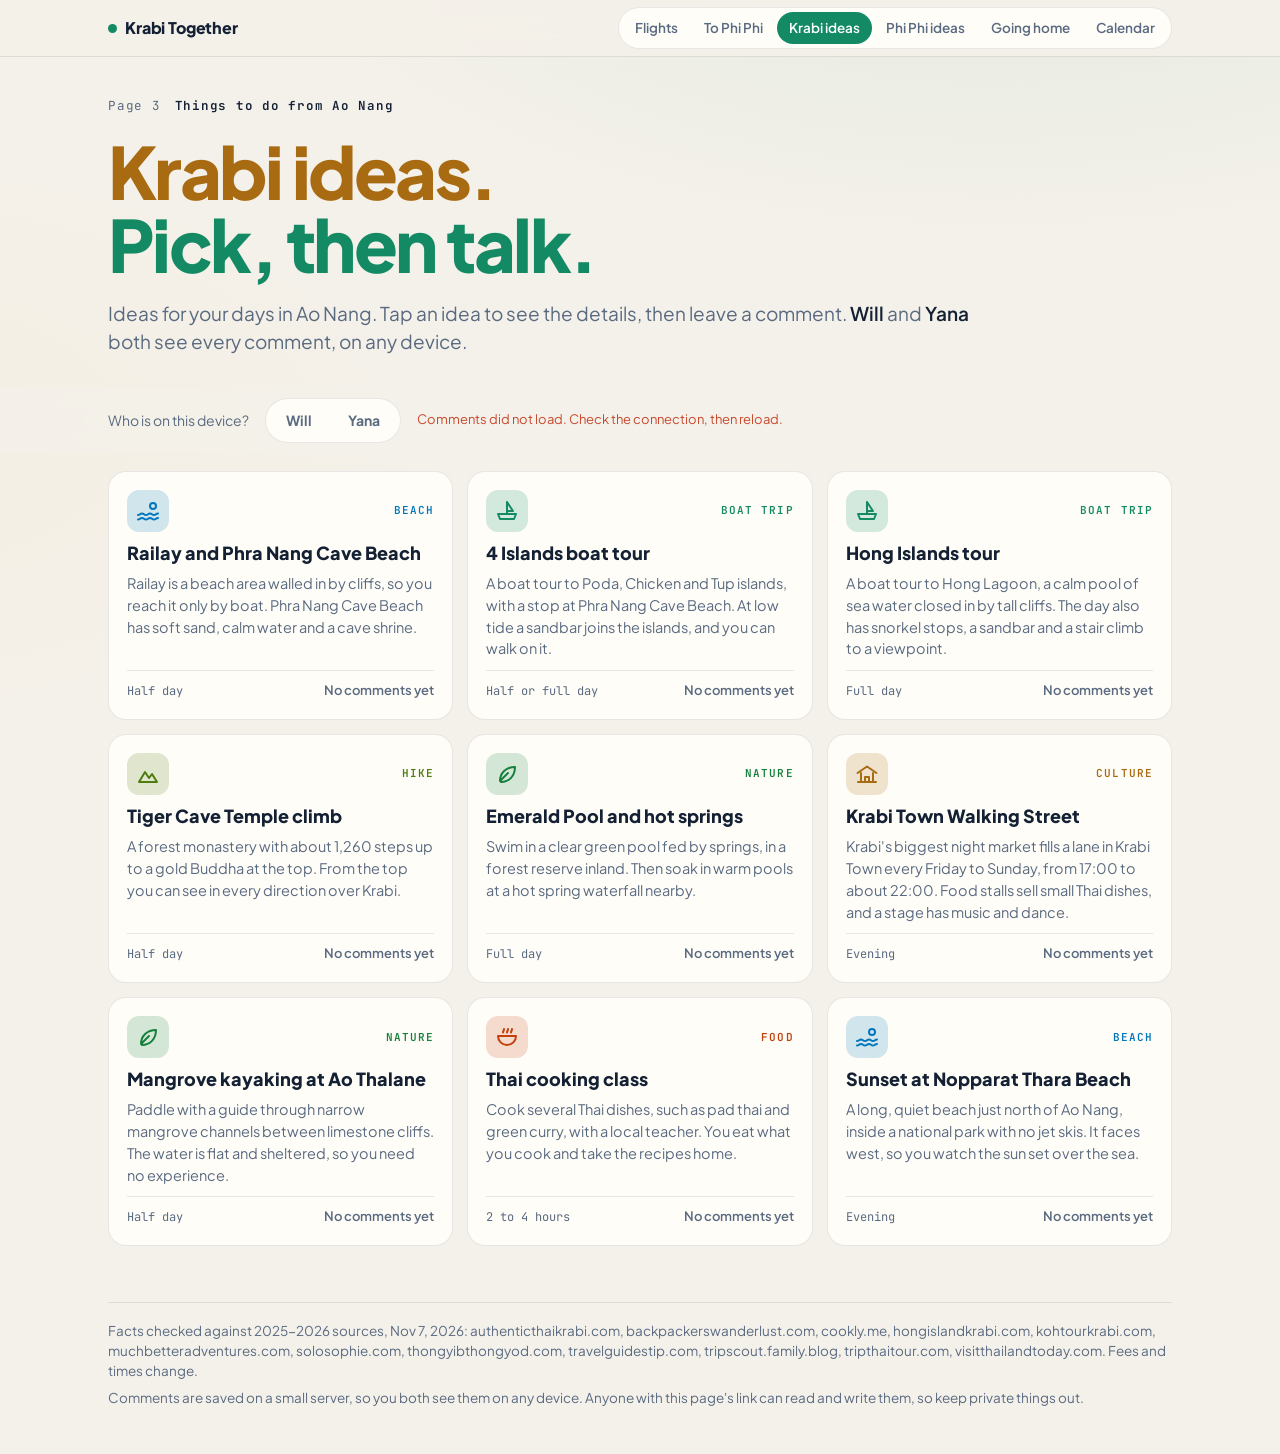
<file: ideas-krabi.html>
<!DOCTYPE html>
<html lang="en">
<head>
<meta charset="UTF-8">
<meta name="viewport" content="width=device-width, initial-scale=1">
<meta name="color-scheme" content="dark light">
<meta name="robots" content="noindex, nofollow">
<title>Krabi Ideas</title>
<link rel="preconnect" href="https://fonts.googleapis.com">
<link rel="preconnect" href="https://fonts.gstatic.com" crossorigin>
<link href="https://fonts.googleapis.com/css2?family=JetBrains+Mono:wght@400;600&family=Plus+Jakarta+Sans:wght@400;500;600;700;800&display=swap" rel="stylesheet">
<link rel="stylesheet" href="ideas.css">
</head>
<body data-page="krabi">

<nav class="site-nav" aria-label="Trip pages">
  <div class="wrap site-nav__inner">
    <a class="brand" href="index.html"><span>Krabi Together</span></a>
    <div class="tabs">
      <a href="index.html">Flights</a>
      <a href="island.html">To Phi Phi</a>
      <a href="ideas-krabi.html" aria-current="page">Krabi ideas</a>
      <a href="ideas-phiphi.html">Phi Phi ideas</a>
      <a href="home.html">Going home</a>
      <a href="calendar.html">Calendar</a>
    </div>
  </div>
</nav>

<header class="hero">
  <div class="wrap">
    <p class="kicker reveal" style="--i:0"><span>Page 3</span><b>Things to do from Ao Nang</b></p>
    <h1 class="reveal" style="--i:1"><span class="a">Krabi ideas.</span> <span class="b">Pick, then talk.</span></h1>
    <p class="lead reveal" style="--i:2">Ideas for your days in Ao Nang. Tap an idea to see the details, then leave a comment. <b>Will</b> and <b>Yana</b> both see every comment, on any device.</p>
  </div>
</header>

<div class="who">
  <div class="wrap who__inner">
    <span class="who__label">Who is on this device?</span>
    <span class="who__pick" role="group" aria-label="Who is commenting">
      <button type="button" data-name="Will" aria-pressed="false">Will</button>
      <button type="button" data-name="Yana" aria-pressed="false">Yana</button>
    </span>
    <span class="who__status" id="who-status" aria-live="polite">Loading comments...</span>
  </div>
</div>

<main class="wrap">
  <div class="grid" id="grid"></div>

  <footer>
    <p>Facts checked against 2025-2026 sources, Nov 7, 2026: authenticthaikrabi.com, backpackerswanderlust.com, cookly.me, hongislandkrabi.com, kohtourkrabi.com, muchbetteradventures.com, solosophie.com, thongyibthongyod.com, travelguidestip.com, tripscout.family.blog, tripthaitour.com, visitthailandtoday.com. Fees and times change.</p>
    <p>Comments are saved on a small server, so you both see them on any device. Anyone with this page's link can read and write them, so keep private things out.</p>
  </footer>
</main>

<dialog class="panel" id="panel" aria-labelledby="panel-title">
  <div class="panel__inner">
    <div class="panel__head">
      <span class="card__icon" id="panel-icon"></span>
      <div><span class="card__tag" id="panel-tag"></span><h2 class="panel__title" id="panel-title"></h2></div>
      <button class="close" type="button" id="panel-close" aria-label="Close"><svg viewBox="0 0 24 24" fill="none" stroke="currentColor" stroke-width="2.4" stroke-linecap="round" aria-hidden="true"><path d="M6 6l12 12M18 6 6 18"/></svg></button>
    </div>
    <div class="panel__body">
      <p class="panel__blurb" id="panel-blurb"></p>
      <dl class="facts" id="panel-facts"></dl>
      <div>
        <h3 class="thread__title">Your talk</h3>
        <ol class="thread" id="thread"></ol>
        <p class="empty" id="thread-empty">No comments yet. Start the talk.</p>
      </div>
      <p class="sources" id="panel-sources"></p>
    </div>
    <form class="composer" id="composer">
      <div class="composer__row">
        <textarea id="comment-text" maxlength="1000" rows="1" placeholder="Write a comment" aria-label="Comment"></textarea>
        <button class="send" id="send" type="submit" disabled>Send</button>
      </div>
      <p class="composer__hint" id="composer-hint"></p>
    </form>
  </div>
</dialog>

<script type="application/json" id="ideas-data">[{"slug": "railay", "title": "Railay and Phra Nang Cave Beach", "tag": "Beach", "blurb": "Railay is a beach area walled in by cliffs, so you reach it only by boat. Phra Nang Cave Beach has soft sand, calm water and a cave shrine.", "how": "Take a shared longtail from Ao Nang Beach, a ride of 10 to 15 minutes.", "time": "Half day", "cost": "Longtail ฿100 per person each way, about ฿150 after 18:00", "tip": "Reach Phra Nang Cave Beach before 10:30, when the tour boats start to arrive.", "sources": ["https://thongyibthongyod.com/blog/railay-beach-day-trip/", "https://www.backpackerswanderlust.com/railay-beach-to-ao-nang-thailand/"]}, {"slug": "four-islands", "title": "4 Islands boat tour", "tag": "Boat trip", "blurb": "A boat tour to Poda, Chicken and Tup islands, with a stop at Phra Nang Cave Beach. At low tide a sandbar joins the islands, and you can walk on it.", "how": "Most tours pick you up at your Ao Nang hotel between 08:00 and 09:00.", "time": "Half or full day", "cost": "Longtail tour about ฿600 to ฿800, plus ฿400 park fee in cash", "tip": "Pick a tour timed for low tide, because the sandbar shows for only 2 to 3 hours.", "sources": ["https://www.tripthaitour.com/blog/krabi-4-island-tour", "https://travelguidestip.com/krabi-travel-budget-2026-how-much-does-it-cost/", "https://thongyibthongyod.com/blog/things-to-do-ao-nang/"]}, {"slug": "hong-islands", "title": "Hong Islands tour", "tag": "Boat trip", "blurb": "A boat tour to Hong Lagoon, a calm pool of sea water closed in by tall cliffs. The day also has snorkel stops, a sandbar and a stair climb to a viewpoint.", "how": "Speedboat and longtail tours pick you up at your Ao Nang hotel in the morning.", "time": "Full day", "cost": "Speedboat tour about ฿1,800, plus ฿300 park fee in cash", "tip": "Wear sandals with good grip for the steep stairs to the viewpoint.", "sources": ["https://www.tripthaitour.com/blog/krabi-hong-islands-tour", "https://hongislandkrabi.com/plan-your-trip/national-park-fees", "https://thongyibthongyod.com/blog/things-to-do-ao-nang/"]}, {"slug": "tiger-cave-temple", "title": "Tiger Cave Temple climb", "tag": "Hike", "blurb": "A forest monastery with about 1,260 steps up to a gold Buddha at the top. From the top you can see in every direction over Krabi.", "how": "It is about 20 km, or 30 minutes, from Ao Nang by taxi, Grab or scooter.", "time": "Half day", "cost": "Free, donations welcome", "tip": "Start the climb at 05:00 to 06:00, before the heat and the crowds.", "sources": ["https://thongyibthongyod.com/blog/tiger-cave-temple-krabi/", "https://www.muchbetteradventures.com/magazine/tiger-cave-temple-thailand-staircase/"]}, {"slug": "emerald-pool", "title": "Emerald Pool and hot springs", "tag": "Nature", "blurb": "Swim in a clear green pool fed by springs, in a forest reserve inland. Then soak in warm pools at a hot spring waterfall nearby.", "how": "Join a tour or hire a driver, because the pool is about 70 km, or 1.5 hours, from Ao Nang.", "time": "Full day", "cost": "Entry ฿400 at the Emerald Pool and ฿200 at the hot springs", "tip": "Arrive at 08:30 when the gates open, before the tour vans come at about 10:00.", "sources": ["https://www.visitthailandtoday.com/guides/emerald-pool-krabi", "https://www.solosophie.com/krabi-hot-springs/"]}, {"slug": "walking-street", "title": "Krabi Town Walking Street", "tag": "Culture", "blurb": "Krabi's biggest night market fills a lane in Krabi Town every Friday to Sunday, from 17:00 to about 22:00. Food stalls sell small Thai dishes, and a stage has music and dance.", "how": "Take the white songthaew from Ao Nang to Krabi Town, or a taxi.", "time": "Evening", "cost": "Free entry; songthaew ฿60 by day, ฿80 after 18:00", "tip": "In high season the last songthaew back to Ao Nang runs at about 22:00.", "sources": ["https://www.visitthailandtoday.com/guides/krabi-night-markets"]}, {"slug": "mangrove-kayak", "title": "Mangrove kayaking at Ao Thalane", "tag": "Nature", "blurb": "Paddle with a guide through narrow mangrove channels between limestone cliffs. The water is flat and sheltered, so you need no experience.", "how": "Tours pick you up in Ao Nang for the 30 to 40 minute drive.", "time": "Half day", "cost": "Half-day tour about ฿900 with hotel pickup", "tip": "Check the tide, because at low tide you may need to get out and push the kayak.", "sources": ["https://thongyibthongyod.com/blog/things-to-do-ao-nang/", "https://tripscout.family.blog/2026/02/17/krabi-kayaking-review-ao-thalane-khaothong-hill/", "https://kohtourkrabi.com/tours/kayaking-ao-thalane", "https://travelguidestip.com/krabi-travel-budget-2026-how-much-does-it-cost/"]}, {"slug": "cooking-class", "title": "Thai cooking class", "tag": "Food", "blurb": "Cook several Thai dishes, such as pad thai and green curry, with a local teacher. You eat what you cook and take the recipes home.", "how": "Many Ao Nang schools pick you up at your hotel.", "time": "2 to 4 hours", "cost": "About ฿900 to ฿1,800 per person", "tip": "Classes run in the morning, afternoon or evening, so one fits around a beach day.", "sources": ["https://authenticthaikrabi.com/", "https://www.cookly.me/cooking-class/krabi/"]}, {"slug": "nopparat-thara-sunset", "title": "Sunset at Nopparat Thara Beach", "tag": "Beach", "blurb": "A long, quiet beach just north of Ao Nang, inside a national park with no jet skis. It faces west, so you watch the sun set over the sea.", "how": "Walk 10 to 15 minutes northwest from Ao Nang's main beach.", "time": "Evening", "cost": "Free; beach stalls sell dishes for ฿50 to ฿100", "tip": "Arrive at about 16:30, and if the tide is low, walk the sand flats out toward the islets.", "sources": ["https://thongyibthongyod.com/blog/nopparat-thara-beach-guide/"]}]</script>
<script src="ideas.js"></script>
</body>
</html>
</file>
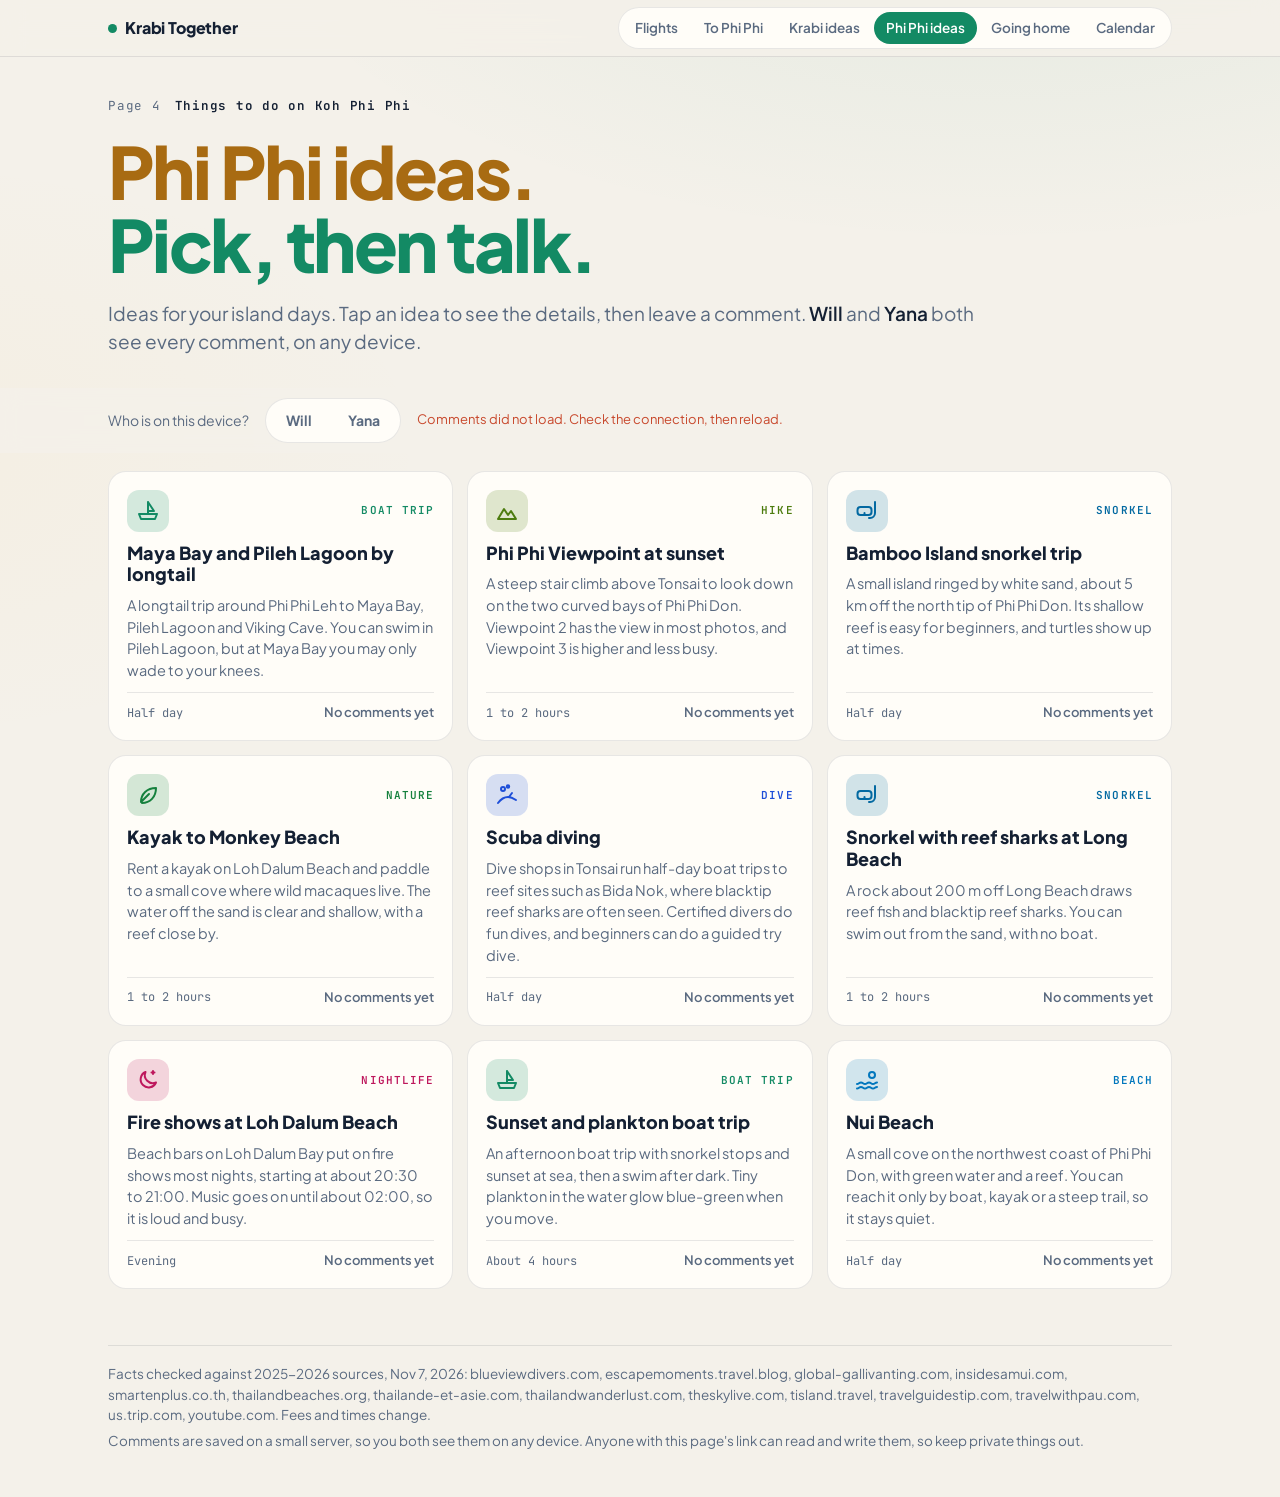
<file: ideas-phiphi.html>
<!DOCTYPE html>
<html lang="en">
<head>
<meta charset="UTF-8">
<meta name="viewport" content="width=device-width, initial-scale=1">
<meta name="color-scheme" content="dark light">
<meta name="robots" content="noindex, nofollow">
<title>Phi Phi Ideas</title>
<link rel="preconnect" href="https://fonts.googleapis.com">
<link rel="preconnect" href="https://fonts.gstatic.com" crossorigin>
<link href="https://fonts.googleapis.com/css2?family=JetBrains+Mono:wght@400;600&family=Plus+Jakarta+Sans:wght@400;500;600;700;800&display=swap" rel="stylesheet">
<link rel="stylesheet" href="ideas.css">
</head>
<body data-page="phiphi">

<nav class="site-nav" aria-label="Trip pages">
  <div class="wrap site-nav__inner">
    <a class="brand" href="index.html"><span>Krabi Together</span></a>
    <div class="tabs">
      <a href="index.html">Flights</a>
      <a href="island.html">To Phi Phi</a>
      <a href="ideas-krabi.html">Krabi ideas</a>
      <a href="ideas-phiphi.html" aria-current="page">Phi Phi ideas</a>
      <a href="home.html">Going home</a>
      <a href="calendar.html">Calendar</a>
    </div>
  </div>
</nav>

<header class="hero">
  <div class="wrap">
    <p class="kicker reveal" style="--i:0"><span>Page 4</span><b>Things to do on Koh Phi Phi</b></p>
    <h1 class="reveal" style="--i:1"><span class="a">Phi Phi ideas.</span> <span class="b">Pick, then talk.</span></h1>
    <p class="lead reveal" style="--i:2">Ideas for your island days. Tap an idea to see the details, then leave a comment. <b>Will</b> and <b>Yana</b> both see every comment, on any device.</p>
  </div>
</header>

<div class="who">
  <div class="wrap who__inner">
    <span class="who__label">Who is on this device?</span>
    <span class="who__pick" role="group" aria-label="Who is commenting">
      <button type="button" data-name="Will" aria-pressed="false">Will</button>
      <button type="button" data-name="Yana" aria-pressed="false">Yana</button>
    </span>
    <span class="who__status" id="who-status" aria-live="polite">Loading comments...</span>
  </div>
</div>

<main class="wrap">
  <div class="grid" id="grid"></div>

  <footer>
    <p>Facts checked against 2025-2026 sources, Nov 7, 2026: blueviewdivers.com, escapemoments.travel.blog, global-gallivanting.com, insidesamui.com, smartenplus.co.th, thailandbeaches.org, thailande-et-asie.com, thailandwanderlust.com, theskylive.com, tisland.travel, travelguidestip.com, travelwithpau.com, us.trip.com, youtube.com. Fees and times change.</p>
    <p>Comments are saved on a small server, so you both see them on any device. Anyone with this page's link can read and write them, so keep private things out.</p>
  </footer>
</main>

<dialog class="panel" id="panel" aria-labelledby="panel-title">
  <div class="panel__inner">
    <div class="panel__head">
      <span class="card__icon" id="panel-icon"></span>
      <div><span class="card__tag" id="panel-tag"></span><h2 class="panel__title" id="panel-title"></h2></div>
      <button class="close" type="button" id="panel-close" aria-label="Close"><svg viewBox="0 0 24 24" fill="none" stroke="currentColor" stroke-width="2.4" stroke-linecap="round" aria-hidden="true"><path d="M6 6l12 12M18 6 6 18"/></svg></button>
    </div>
    <div class="panel__body">
      <p class="panel__blurb" id="panel-blurb"></p>
      <dl class="facts" id="panel-facts"></dl>
      <div>
        <h3 class="thread__title">Your talk</h3>
        <ol class="thread" id="thread"></ol>
        <p class="empty" id="thread-empty">No comments yet. Start the talk.</p>
      </div>
      <p class="sources" id="panel-sources"></p>
    </div>
    <form class="composer" id="composer">
      <div class="composer__row">
        <textarea id="comment-text" maxlength="1000" rows="1" placeholder="Write a comment" aria-label="Comment"></textarea>
        <button class="send" id="send" type="submit" disabled>Send</button>
      </div>
      <p class="composer__hint" id="composer-hint"></p>
    </form>
  </div>
</dialog>

<script type="application/json" id="ideas-data">[{"slug": "maya-bay-pileh", "title": "Maya Bay and Pileh Lagoon by longtail", "tag": "Boat trip", "blurb": "A longtail trip around Phi Phi Leh to Maya Bay, Pileh Lagoon and Viking Cave. You can swim in Pileh Lagoon, but at Maya Bay you may only wade to your knees.", "how": "Tours leave Tonsai Pier, and at Maya Bay you land at the back and walk 5 to 10 minutes on a boardwalk.", "time": "Half day", "cost": "Shared longtail about ฿600 to ฿1,000, plus ฿400 park fee", "tip": "Take an early boat, because the first boats reach Maya Bay around 07:00, before the day-trip crowds.", "sources": ["https://www.tisland.travel/en/blog/maya-bay-otkryvaetsya-1-oktyabrya-2026", "https://www.global-gallivanting.com/koh-phi-phi-travel-guide-is-it-worth-visiting/", "https://thailande-et-asie.com/en/ko-phi-phi-en-une-journee-que-vaut-une-sortie-en-long-tail-prive"]}, {"slug": "viewpoint-sunset", "title": "Phi Phi Viewpoint at sunset", "tag": "Hike", "blurb": "A steep stair climb above Tonsai to look down on the two curved bays of Phi Phi Don. Viewpoint 2 has the view in most photos, and Viewpoint 3 is higher and less busy.", "how": "The trail starts about five minutes' walk from Tonsai Pier.", "time": "1 to 2 hours", "cost": "Gate fees about ฿20 to ฿50", "tip": "Bring a torch if you plan to walk down after sunset.", "sources": ["https://www.insidesamui.com/koh-phi-phi/", "https://travelguidestip.com/phi-phi-islands-travel-guide/", "https://www.global-gallivanting.com/koh-phi-phi-travel-guide-is-it-worth-visiting/"]}, {"slug": "bamboo-island", "title": "Bamboo Island snorkel trip", "tag": "Snorkel", "blurb": "A small island ringed by white sand, about 5 km off the north tip of Phi Phi Don. Its shallow reef is easy for beginners, and turtles show up at times.", "how": "Join a group snorkel trip, or hire a longtail at Tonsai Pier.", "time": "Half day", "cost": "Group trip about ฿1,450; ask if the ฿400 park fee is included", "tip": "The ฿400 park ticket also covers Maya Bay and Pileh Lagoon on the same day, so you can combine them.", "sources": ["https://www.insidesamui.com/koh-phi-phi/snorkeling-phi-phi/", "https://travelguidestip.com/phi-phi-islands-travel-guide/", "https://www.travelwithpau.com/koh-phi-phi/"]}, {"slug": "monkey-beach-kayak", "title": "Kayak to Monkey Beach", "tag": "Nature", "blurb": "Rent a kayak on Loh Dalum Beach and paddle to a small cove where wild macaques live. The water off the sand is clear and shallow, with a reef close by.", "how": "Paddle from Loh Dalum Beach, about 15 to 20 minutes each way.", "time": "1 to 2 hours", "cost": "Kayak about ฿100 to ฿300 an hour; rangers may collect the ฿400 park fee", "tip": "Do not bring food or loose bags, because the monkeys grab them and can bite.", "sources": ["https://www.insidesamui.com/koh-phi-phi/snorkeling-phi-phi/", "https://us.trip.com/moments/detail/phi-phi-islands-565-149355733/", "https://www.travelwithpau.com/koh-phi-phi/", "https://www.global-gallivanting.com/koh-phi-phi-travel-guide-is-it-worth-visiting/", "https://thailande-et-asie.com/en/ko-phi-phi-en-une-journee-que-vaut-une-sortie-en-long-tail-prive"]}, {"slug": "scuba-diving", "title": "Scuba diving", "tag": "Dive", "blurb": "Dive shops in Tonsai run half-day boat trips to reef sites such as Bida Nok, where blacktip reef sharks are often seen. Certified divers do fun dives, and beginners can do a guided try dive.", "how": "Book at a dive shop in Tonsai village, and the boats leave from Tonsai Pier.", "time": "Half day", "cost": "Try dive about ฿3,600, fun dives from about ฿2,500, plus ฿600 park fee", "tip": "Book in person after you arrive, because Phi Phi Don has about 11 dive centres to compare.", "sources": ["https://www.blueviewdivers.com/discover-scuba-diving-ko-phi-phi-indian-tourists/", "https://www.travelwithpau.com/koh-phi-phi/", "https://travelguidestip.com/phi-phi-islands-travel-guide/", "https://www.blueviewdivers.com/product/shark-snorkel-phi-phi/"]}, {"slug": "long-beach-snorkel", "title": "Snorkel with reef sharks at Long Beach", "tag": "Snorkel", "blurb": "A rock about 200 m off Long Beach draws reef fish and blacktip reef sharks. You can swim out from the sand, with no boat.", "how": "Walk the path from Tonsai in about 30 minutes, or take a water taxi for about ฿200.", "time": "1 to 2 hours", "cost": "Free from the beach", "tip": "Go at about 06:30 to 07:00, when the sharks are most active, and swim with a buddy.", "sources": ["https://www.insidesamui.com/koh-phi-phi/snorkeling-phi-phi/", "https://www.blueviewdivers.com/product/shark-snorkel-phi-phi/", "https://travelguidestip.com/phi-phi-islands-travel-guide/"]}, {"slug": "loh-dalum-fire-show", "title": "Fire shows at Loh Dalum Beach", "tag": "Nightlife", "blurb": "Beach bars on Loh Dalum Bay put on fire shows most nights, starting at about 20:30 to 21:00. Music goes on until about 02:00, so it is loud and busy.", "how": "Walk a few minutes northeast from Tonsai Pier to the bay.", "time": "Evening", "cost": "Free to watch if you buy a drink", "tip": "For a calmer night, sit at Sunflower Beach Bar at the far end of the bay.", "sources": ["https://www.insidesamui.com/koh-phi-phi/phi-phi-nightlife/", "https://www.youtube.com/watch?v=zfSiDVQjgLE"]}, {"slug": "sunset-plankton", "title": "Sunset and plankton boat trip", "tag": "Boat trip", "blurb": "An afternoon boat trip with snorkel stops and sunset at sea, then a swim after dark. Tiny plankton in the water glow blue-green when you move.", "how": "Boats leave Tonsai Pier at about 15:00 and come back after dark.", "time": "About 4 hours", "cost": "Private longtail about ฿4,200 to ฿4,800 for two", "tip": "Early December evenings are dark, with a new moon on 9 December 2026, which makes the glow easier to see.", "sources": ["https://www.smartenplus.co.th/blog/discover-the-magic-your-professional-guide-to-bioluminescent-plankton-in-phi-phi-islands", "https://escapemoments.travel.blog/2026/06/10/phi-phi-don-sunset-plankton-snorkeling-a-helpfu/", "https://www.blueviewdivers.com/product/sunset-plankton-phi-phi/", "https://theskylive.com/moon-calendar?year=2026&month=12"]}, {"slug": "nui-beach", "title": "Nui Beach", "tag": "Beach", "blurb": "A small cove on the northwest coast of Phi Phi Don, with green water and a reef. You can reach it only by boat, kayak or a steep trail, so it stays quiet.", "how": "Take a 10-minute longtail from Loh Dalum, or kayak there in about 45 minutes.", "time": "Half day", "cost": "Private longtail ฿1,000 to ฿3,000; kayak ฿300 to ฿400 a day", "tip": "Bring water and snacks, because there are no shops or toilets.", "sources": ["https://www.thailandwanderlust.com/blog/nui-beach-koh-phi-phi", "https://travelguidestip.com/phi-phi-islands-travel-guide/", "https://thailandbeaches.org/nui-beach-phi-phi-don/"]}]</script>
<script src="ideas.js"></script>
</body>
</html>
</file>
<file: ideas.css>
/* Shared by ideas-krabi.html and ideas-phiphi.html. Tokens match the other trip pages. */
:root {
  --bg: #0a111e;
  --bg-glow: rgba(98, 227, 181, 0.07);
  --surface: #111b2c;
  --surface-2: #15223a;
  --border: rgba(255, 255, 255, 0.08);
  --text: #eaf0f8;
  --text-dim: #97a6bd;
  --will: #f5bd4f;
  --yana: #ff8466;
  --sea: #62e3b5;
  --on-accent: #0a111e;
  --shadow: 0 18px 50px rgba(0, 0, 0, 0.35);
  --font: "Plus Jakarta Sans", ui-sans-serif, system-ui, -apple-system, "Segoe UI", sans-serif;
  --mono: "JetBrains Mono", ui-monospace, SFMono-Regular, Menlo, monospace;
}
@media (prefers-color-scheme: light) {
  :root {
    --bg: #f4f1ea;
    --bg-glow: rgba(19, 138, 100, 0.08);
    --surface: #fffdf8;
    --surface-2: #f8f4ec;
    --border: rgba(20, 32, 51, 0.10);
    --text: #142033;
    --text-dim: #5a6a80;
    --will: #a86b12;
    --yana: #c8492d;
    --sea: #138a64;
    --on-accent: #ffffff;
    --shadow: 0 18px 50px rgba(20, 32, 51, 0.12);
  }
}
* { box-sizing: border-box; }
html { -webkit-text-size-adjust: 100%; }
body {
  margin: 0; font-family: var(--font); color: var(--text); line-height: 1.5; padding-bottom: 40px;
  background:
    radial-gradient(1100px 520px at 78% -8%, var(--bg-glow), transparent 70%),
    radial-gradient(800px 420px at -10% 30%, rgba(245, 189, 79, 0.05), transparent 70%),
    var(--bg);
}
a { color: inherit; }
button { font: inherit; }
.wrap { max-width: 1120px; margin: 0 auto; padding: 0 16px; }
@media (min-width: 720px) { .wrap { padding: 0 28px; } }
h1, h2, h3 { margin: 0; letter-spacing: -0.02em; }

/* Site nav (same on every page) */
.site-nav { position: sticky; top: 0; z-index: 20; background: color-mix(in srgb, var(--bg) 82%, transparent); -webkit-backdrop-filter: blur(12px); backdrop-filter: blur(12px); border-bottom: 1px solid var(--border); }
.site-nav__inner { display: flex; align-items: center; gap: 12px; height: 56px; }
.brand { flex: none; font-weight: 800; letter-spacing: -0.01em; text-decoration: none; white-space: nowrap; }
.brand::before { content: ""; display: inline-block; width: 9px; height: 9px; border-radius: 50%; background: var(--sea); margin-right: 8px; vertical-align: 1px; }
.tabs { margin-left: auto; min-width: 0; display: flex; gap: 2px; padding: 4px; border-radius: 999px; background: var(--surface); border: 1px solid var(--border); overflow-x: auto; scrollbar-width: none; }
.tabs::-webkit-scrollbar { display: none; }
.tabs a { flex: none; padding: 6px 12px; border-radius: 999px; font-size: 13.5px; font-weight: 600; text-decoration: none; color: var(--text-dim); white-space: nowrap; }
.tabs a:hover { color: var(--text); }
.tabs a[aria-current="page"] { background: var(--sea); color: var(--on-accent); }
@media (max-width: 760px) { .brand span { display: none; } }

/* Hero */
.hero { padding: 40px 0 8px; }
.kicker { margin: 0 0 18px; display: flex; flex-wrap: wrap; gap: 8px 14px; align-items: center; font-family: var(--mono); font-size: 12.5px; letter-spacing: 0.06em; color: var(--text-dim); }
.kicker b { color: var(--text); font-weight: 600; }
h1 { font-size: clamp(38px, 6.4vw, 72px); font-weight: 800; line-height: 1.02; letter-spacing: -0.035em; max-width: 16ch; }
h1 .a { color: var(--will); }
h1 .b { color: var(--sea); }
h1 .a, h1 .b { display: block; } /* one phrase per line, never one word alone */
.lead { margin: 18px 0 0; max-width: 62ch; font-size: clamp(16px, 1.6vw, 19px); color: var(--text-dim); }
.lead b { color: var(--text); font-weight: 600; }

/* Who is commenting */
.who { position: sticky; top: 56px; z-index: 15; margin-top: 24px; padding: 10px 0; background: color-mix(in srgb, var(--bg) 88%, transparent); -webkit-backdrop-filter: blur(10px); backdrop-filter: blur(10px); }
.who__inner { display: flex; flex-wrap: wrap; align-items: center; gap: 10px 16px; }
.who__label { font-size: 14px; color: var(--text-dim); }
.who__pick { display: inline-flex; gap: 4px; padding: 4px; border-radius: 999px; background: var(--surface); border: 1px solid var(--border); }
.who__pick button { cursor: pointer; border: 0; padding: 7px 16px; border-radius: 999px; font-weight: 700; font-size: 14px; color: var(--text-dim); background: transparent; }
.who__pick button[data-name="Will"][aria-pressed="true"] { background: var(--will); color: var(--on-accent); }
.who__pick button[data-name="Yana"][aria-pressed="true"] { background: var(--yana); color: var(--on-accent); }
.who__status { font-size: 13px; color: var(--text-dim); }
.who__status.is-error { color: var(--yana); }

/* Idea cards */
.grid { margin-top: 18px; display: grid; grid-template-columns: 1fr; gap: 14px; }
@media (min-width: 640px) { .grid { grid-template-columns: repeat(2, minmax(0, 1fr)); } }
@media (min-width: 980px) { .grid { grid-template-columns: repeat(3, minmax(0, 1fr)); } }
.card {
  --c: var(--sea); position: relative; min-width: 0; width: 100%; text-align: left; cursor: pointer;
  display: grid; grid-template-rows: auto auto 1fr auto; gap: 10px; padding: 18px; border-radius: 18px;
  color: var(--text); background: var(--surface); border: 1px solid var(--border);
  transition: transform 0.15s ease, border-color 0.15s ease;
}
.card:hover { transform: translateY(-2px); border-color: color-mix(in srgb, var(--c) 55%, transparent); }
.card__top { display: flex; justify-content: space-between; align-items: center; gap: 10px; }
.card__icon { width: 42px; height: 42px; border-radius: 12px; display: grid; place-items: center; background: color-mix(in srgb, var(--c) 18%, transparent); color: var(--c); }
.card__icon svg { width: 24px; height: 24px; }
.card__tag { font-family: var(--mono); font-size: 11px; font-weight: 600; letter-spacing: 0.1em; text-transform: uppercase; color: var(--c); }
.card__title { font-size: 18px; font-weight: 800; line-height: 1.2; }
.card__blurb { margin: 0; font-size: 14.5px; color: var(--text-dim); }
.card__foot { display: flex; justify-content: space-between; align-items: center; gap: 10px; padding-top: 10px; border-top: 1px solid var(--border); font-size: 13px; color: var(--text-dim); }
.card__time { font-family: var(--mono); font-size: 12px; }
.talk { display: inline-flex; align-items: center; gap: 6px; font-weight: 600; }
.talk .dots { display: inline-flex; }
.talk .dot { width: 20px; height: 20px; margin-left: -5px; border-radius: 50%; display: grid; place-items: center; font-size: 10.5px; font-weight: 800; color: var(--on-accent); border: 2px solid var(--surface); }
.talk .dot:first-child { margin-left: 0; }
.dot--will { background: var(--will); }
.dot--yana { background: var(--yana); }
.tag-beach { --c: #4fc3f7; }
.tag-boat-trip { --c: #62e3b5; }
.tag-snorkel { --c: #38bdf8; }
.tag-dive { --c: #60a5fa; }
.tag-hike { --c: #a3e635; }
.tag-nature { --c: #86efac; }
.tag-culture { --c: #f5bd4f; }
.tag-food { --c: #fb923c; }
.tag-nightlife { --c: #f472b6; }
@media (prefers-color-scheme: light) {
  .tag-beach { --c: #0277bd; } .tag-boat-trip { --c: #138a64; } .tag-snorkel { --c: #0369a1; } .tag-dive { --c: #1d4ed8; }
  .tag-hike { --c: #4d7c0f; } .tag-nature { --c: #15803d; } .tag-culture { --c: #a86b12; } .tag-food { --c: #c2410c; } .tag-nightlife { --c: #be185d; }
}

/* Idea panel */
dialog.panel { width: min(680px, calc(100vw - 24px)); max-height: calc(100dvh - 24px); padding: 0; border: 1px solid var(--border); border-radius: 22px; background: var(--surface); color: var(--text); box-shadow: var(--shadow); overflow: hidden; }
dialog.panel::backdrop { background: rgba(5, 9, 18, 0.62); -webkit-backdrop-filter: blur(3px); backdrop-filter: blur(3px); }
.panel__inner { display: grid; grid-template-rows: auto minmax(0, 1fr) auto; max-height: calc(100dvh - 26px); }
.panel__head { padding: 20px 20px 14px; border-bottom: 1px solid var(--border); display: grid; grid-template-columns: auto minmax(0, 1fr) auto; gap: 14px; align-items: start; }
.panel__title { font-size: 22px; font-weight: 800; line-height: 1.2; }
.close { cursor: pointer; width: 38px; height: 38px; border-radius: 50%; border: 1px solid var(--border); background: var(--surface-2); color: var(--text); display: grid; place-items: center; }
.close svg { width: 18px; height: 18px; }
.panel__body { overflow-y: auto; padding: 16px 20px; display: grid; gap: 16px; align-content: start; }
.panel__blurb { margin: 0; font-size: 15.5px; }
.facts { display: grid; grid-template-columns: 1fr; gap: 8px; margin: 0; }
@media (min-width: 560px) { .facts { grid-template-columns: repeat(2, minmax(0, 1fr)); } }
.fact { padding: 10px 12px; border-radius: 12px; background: var(--surface-2); border: 1px solid var(--border); min-width: 0; }
.fact dt { font-family: var(--mono); font-size: 11px; letter-spacing: 0.1em; text-transform: uppercase; color: var(--text-dim); }
.fact dd { margin: 2px 0 0; font-size: 14.5px; overflow-wrap: break-word; }
.fact--wide { grid-column: 1 / -1; }
.sources { font-size: 12.5px; color: var(--text-dim); overflow-wrap: anywhere; }
.sources a { color: var(--text-dim); }
.thread__title { font-size: 16px; font-weight: 800; display: flex; align-items: center; gap: 8px; }
.thread { list-style: none; margin: 8px 0 0; padding: 0; display: grid; gap: 10px; }
.msg { max-width: 88%; padding: 10px 14px; border-radius: 16px; background: var(--surface-2); border: 1px solid var(--border); }
.msg--will { justify-self: start; border-color: color-mix(in srgb, var(--will) 45%, transparent); border-bottom-left-radius: 6px; }
.msg--yana { justify-self: end; border-color: color-mix(in srgb, var(--yana) 45%, transparent); border-bottom-right-radius: 6px; }
.msg__meta { display: flex; gap: 8px; align-items: baseline; font-size: 12px; color: var(--text-dim); }
.msg__meta b { font-size: 13px; }
.msg--will .msg__meta b { color: var(--will); }
.msg--yana .msg__meta b { color: var(--yana); }
.msg__text { margin: 4px 0 0; font-size: 15px; white-space: pre-wrap; overflow-wrap: anywhere; }
.empty { margin: 8px 0 0; font-size: 14px; color: var(--text-dim); }
.composer { padding: 12px 16px calc(12px + env(safe-area-inset-bottom)); border-top: 1px solid var(--border); background: var(--surface); display: grid; gap: 8px; }
.composer__row { display: grid; grid-template-columns: minmax(0, 1fr) auto; gap: 8px; align-items: end; }
.composer textarea { width: 100%; min-height: 46px; max-height: 160px; resize: vertical; padding: 11px 14px; border-radius: 14px; border: 1px solid var(--border); background: var(--surface-2); color: var(--text); font: inherit; font-size: 15px; }
.composer textarea:focus { outline: 2px solid color-mix(in srgb, var(--sea) 70%, transparent); outline-offset: 1px; }
.send { cursor: pointer; height: 46px; padding: 0 18px; border: 0; border-radius: 14px; font-weight: 700; background: var(--sea); color: var(--on-accent); }
.send:disabled { opacity: 0.45; cursor: default; }
.composer__hint { font-size: 12.5px; color: var(--text-dim); }
.composer__hint.is-error { color: var(--yana); }
.composer__pick { display: inline-flex; gap: 6px; }
.composer__pick button { cursor: pointer; padding: 4px 12px; border-radius: 999px; border: 1px solid var(--border); background: var(--surface-2); color: var(--text); font-weight: 700; font-size: 13px; }

footer { margin-top: 56px; padding-top: 18px; border-top: 1px solid var(--border); color: var(--text-dim); font-size: 13.5px; }
footer p { margin: 0 0 6px; }

.reveal { animation: fadeUp 0.7s cubic-bezier(.2, .7, .2, 1) both; animation-delay: calc(var(--i, 0) * 70ms); }
@keyframes fadeUp { from { opacity: 0; transform: translateY(14px); } to { opacity: 1; transform: none; } }
@media (prefers-reduced-motion: reduce) { .reveal { animation: none; } .card { transition: none; } }
</file>
